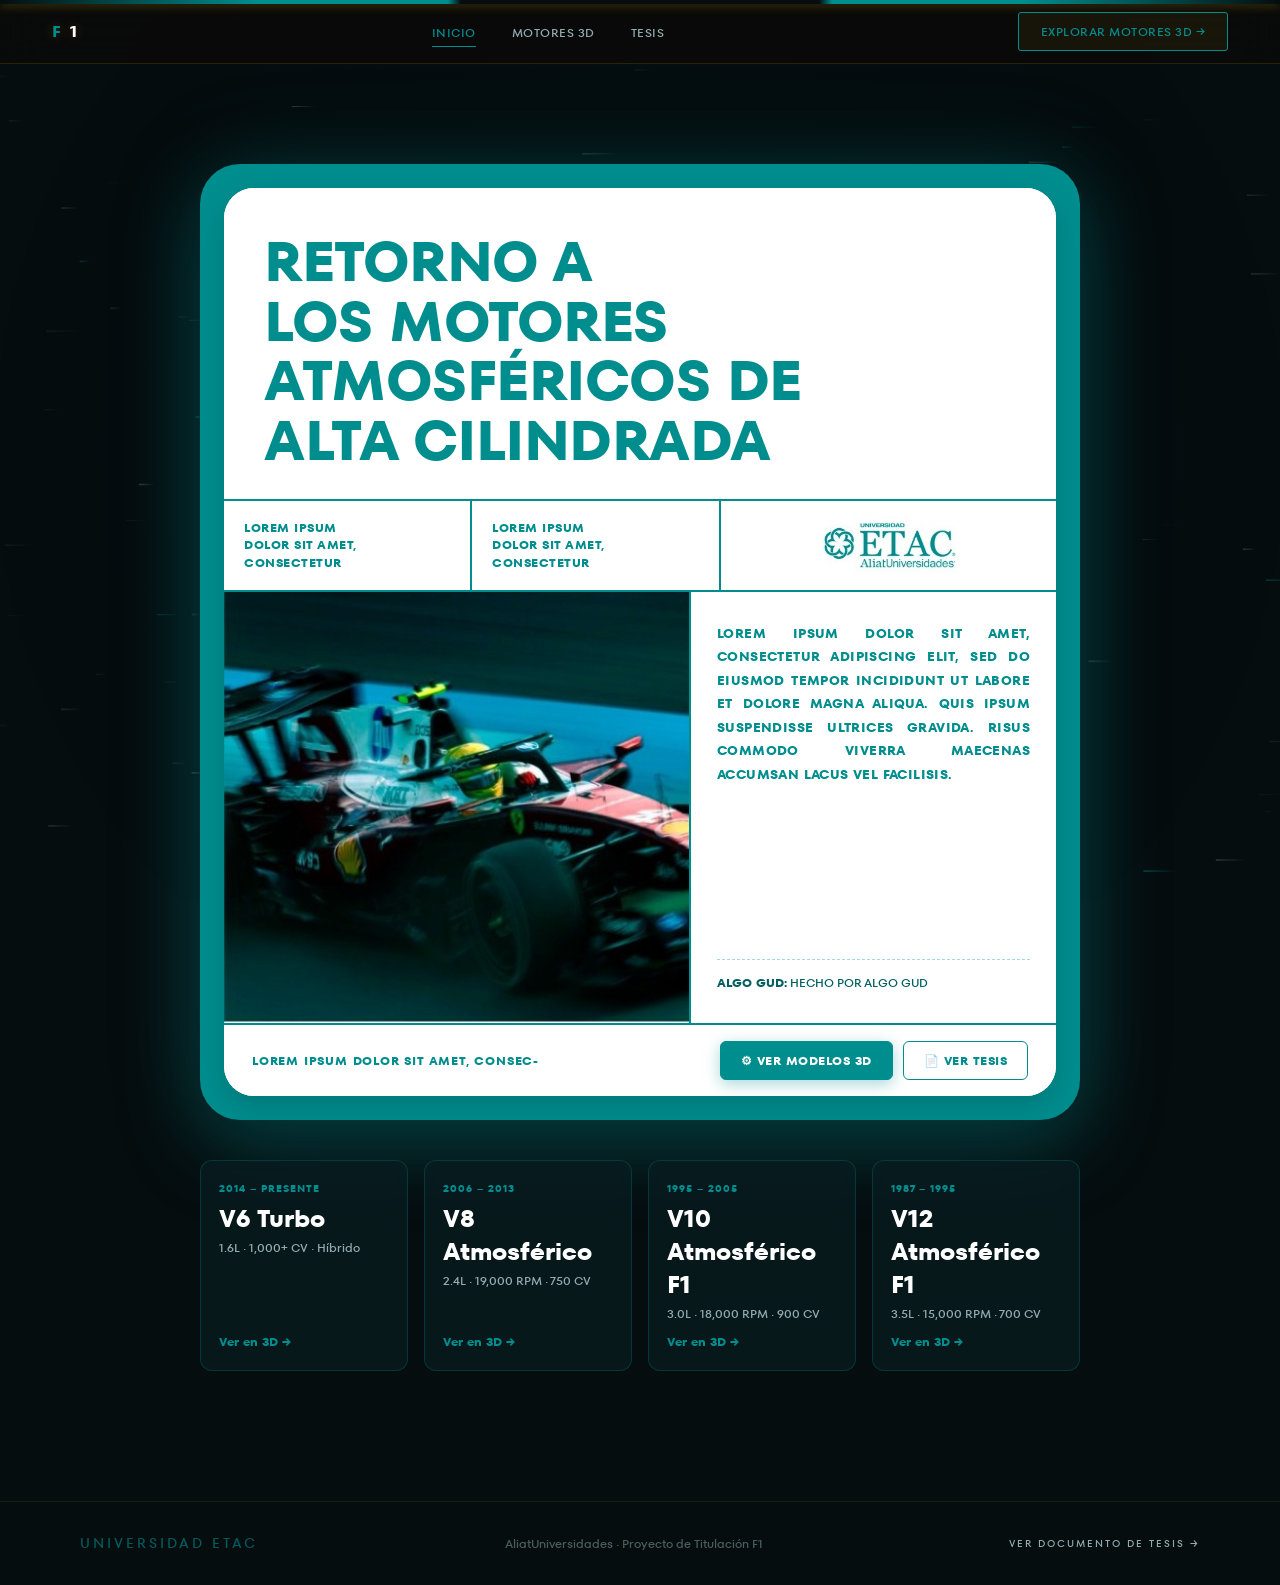
<file: index.html>
<!DOCTYPE html>
<html lang="es">

<head>
    <meta charset="UTF-8">
    <meta name="viewport" content="width=device-width, initial-scale=1.0">
    <meta name="description" content="Retorno a los Motores Atmosféricos de Alta Cilindrada — Proyecto universitario de Fórmula 1 para la Universidad ETAC / AliatUniversidades. Explora motores 3D interactivos V6, V8, V10 y V12.">
    <title>Retorno a los Motores Atmosféricos de Alta Cilindrada — Inicio</title>
    <link rel="preconnect" href="https://fonts.googleapis.com">
    <link rel="preconnect" href="https://fonts.gstatic.com" crossorigin>
    <link href="https://fonts.googleapis.com/css2?family=Inter:wght@300;400;500;600;700;800;900&family=Playfair+Display:ital,wght@0,700;0,900;1,700&display=swap" rel="stylesheet">
    <link rel="stylesheet" href="style.css">
</head>

<body>

    <!-- ═ Loading Overlay ═ -->
    <div class="loading-overlay" id="loading-overlay">
        <span class="loading-logo">F1</span>
        <div class="loading-bar-wrap">
            <div class="loading-bar" id="loading-bar"></div>
        </div>
    </div>

    <!-- ═ Racing Stripe Top ═ -->
    <div class="racing-stripes"></div>

    <!-- ═ Unified Nav ═ -->
    <nav class="site-nav">
        <a href="index.html" class="site-nav-logo">
            <span class="logo-f">F</span><span class="logo-1">1</span>
        </a>
        <ul class="site-nav-links">
            <li><a href="index.html" class="active">Inicio</a></li>
            <li><a href="motores.html">Motores 3D</a></li>
            <li><a href="tesis.html">Tesis</a></li>
        </ul>
        <a href="motores.html" class="site-nav-cta">Explorar Motores 3D →</a>
    </nav>

    <!-- ═ Speed Particles Canvas ═ -->
    <canvas id="speed-canvas"></canvas>

    <!-- ═ MAIN POSTER PRESENTATION HERO (INICIO) ═ -->
    <main class="poster-hero-section">
        
        <!-- Outer Teal Frame with Rounded Corners -->
        <div class="poster-frame">
            <article class="poster-card">
                
                <!-- 1. Header Title Block -->
                <header class="poster-header-block">
                    <h1 class="poster-main-title">
                        RETORNO A<br>
                        LOS MOTORES<br>
                        ATMOSFÉRICOS DE<br>
                        ALTA CILINDRADA
                    </h1>
                </header>

                <!-- 2. Metadata 3-Column Bar -->
                <div class="poster-meta-bar">
                    <div class="poster-meta-cell">
                        <span>LOREM IPSUM</span>
                        <span>DOLOR SIT AMET,</span>
                        <span>CONSECTETUR</span>
                    </div>
                    <div class="poster-meta-cell">
                        <span>LOREM IPSUM</span>
                        <span>DOLOR SIT AMET,</span>
                        <span>CONSECTETUR</span>
                    </div>
                    <div class="poster-meta-cell poster-logo-cell">
                        <img src="etac-logo.jpg" alt="Universidad ETAC · AliatUniversidades" class="poster-etac-img">
                    </div>
                </div>

                <!-- 3. Main Split Section -->
                <div class="poster-split-section">
                    <!-- Left: Race Car Photo from Poster -->
                    <div class="poster-car-pane">
                        <img src="f1-car.jpg" alt="Formula 1 monoplaza en circuito a alta velocidad" class="poster-car-img">
                    </div>

                    <!-- Right: Abstract Editorial Text -->
                    <div class="poster-text-pane">
                        <p class="poster-abstract-text">
                            LOREM IPSUM DOLOR SIT AMET, CONSECTETUR ADIPISCING ELIT, SED DO EIUSMOD TEMPOR INCIDIDUNT UT LABORE ET DOLORE MAGNA ALIQUA. QUIS IPSUM SUSPENDISSE ULTRICES GRAVIDA. RISUS COMMODO VIVERRA MAECENAS ACCUMSAN LACUS VEL FACILISIS.
                        </p>
                        <div class="poster-thesis-callout">
                            <strong>ALGO GUD:</strong> HECHO POR ALGO GUD
                        </div>
                    </div>
                </div>

                <!-- 4. Bottom Row -->
                <footer class="poster-bottom-row">
                    <span class="poster-bottom-label">LOREM IPSUM DOLOR SIT AMET, CONSEC-</span>
                    <div class="poster-action-buttons">
                        <a href="motores.html" class="poster-btn poster-btn-primary">⚙ Ver Modelos 3D</a>
                        <a href="tesis.html" class="poster-btn poster-btn-secondary">📄 Ver Tesis</a>
                    </div>
                </footer>

            </article>
        </div>

        <!-- Companion 4-Engine Quick Preview -->
        <section class="home-overview-section">
            <div class="home-eng-card">
                <span class="hec-badge">2014 – Presente</span>
                <h3 class="hec-title">V6 Turbo</h3>
                <p class="hec-spec">1.6L · 1,000+ CV · Híbrido</p>
                <a href="motores.html#viewer-section" class="hec-link">Ver en 3D →</a>
            </div>

            <div class="home-eng-card">
                <span class="hec-badge">2006 – 2013</span>
                <h3 class="hec-title">V8 Atmosférico</h3>
                <p class="hec-spec">2.4L · 19,000 RPM · 750 CV</p>
                <a href="motores.html#viewer-section" class="hec-link">Ver en 3D →</a>
            </div>

            <div class="home-eng-card">
                <span class="hec-badge">1995 – 2005</span>
                <h3 class="hec-title">V10 Atmosférico F1</h3>
                <p class="hec-spec">3.0L · 18,000 RPM · 900 CV</p>
                <a href="motores.html#viewer-section" class="hec-link">Ver en 3D →</a>
            </div>

            <div class="home-eng-card">
                <span class="hec-badge">1987 – 1995</span>
                <h3 class="hec-title">V12 Atmosférico F1</h3>
                <p class="hec-spec">3.5L · 15,000 RPM · 700 CV</p>
                <a href="motores.html#viewer-section" class="hec-link">Ver en 3D →</a>
            </div>
        </section>

    </main>

    <!-- ═ Footer ═ -->
    <footer class="site-footer" style="margin-top:60px;">
        <span class="footer-logo">UNIVERSIDAD ETAC</span>
        <span class="footer-copy">AliatUniversidades · Proyecto de Titulación F1</span>
        <a href="tesis.html" class="footer-link">Ver Documento de Tesis →</a>
    </footer>

    <script src="script.js"></script>
</body>

</html>
</file>
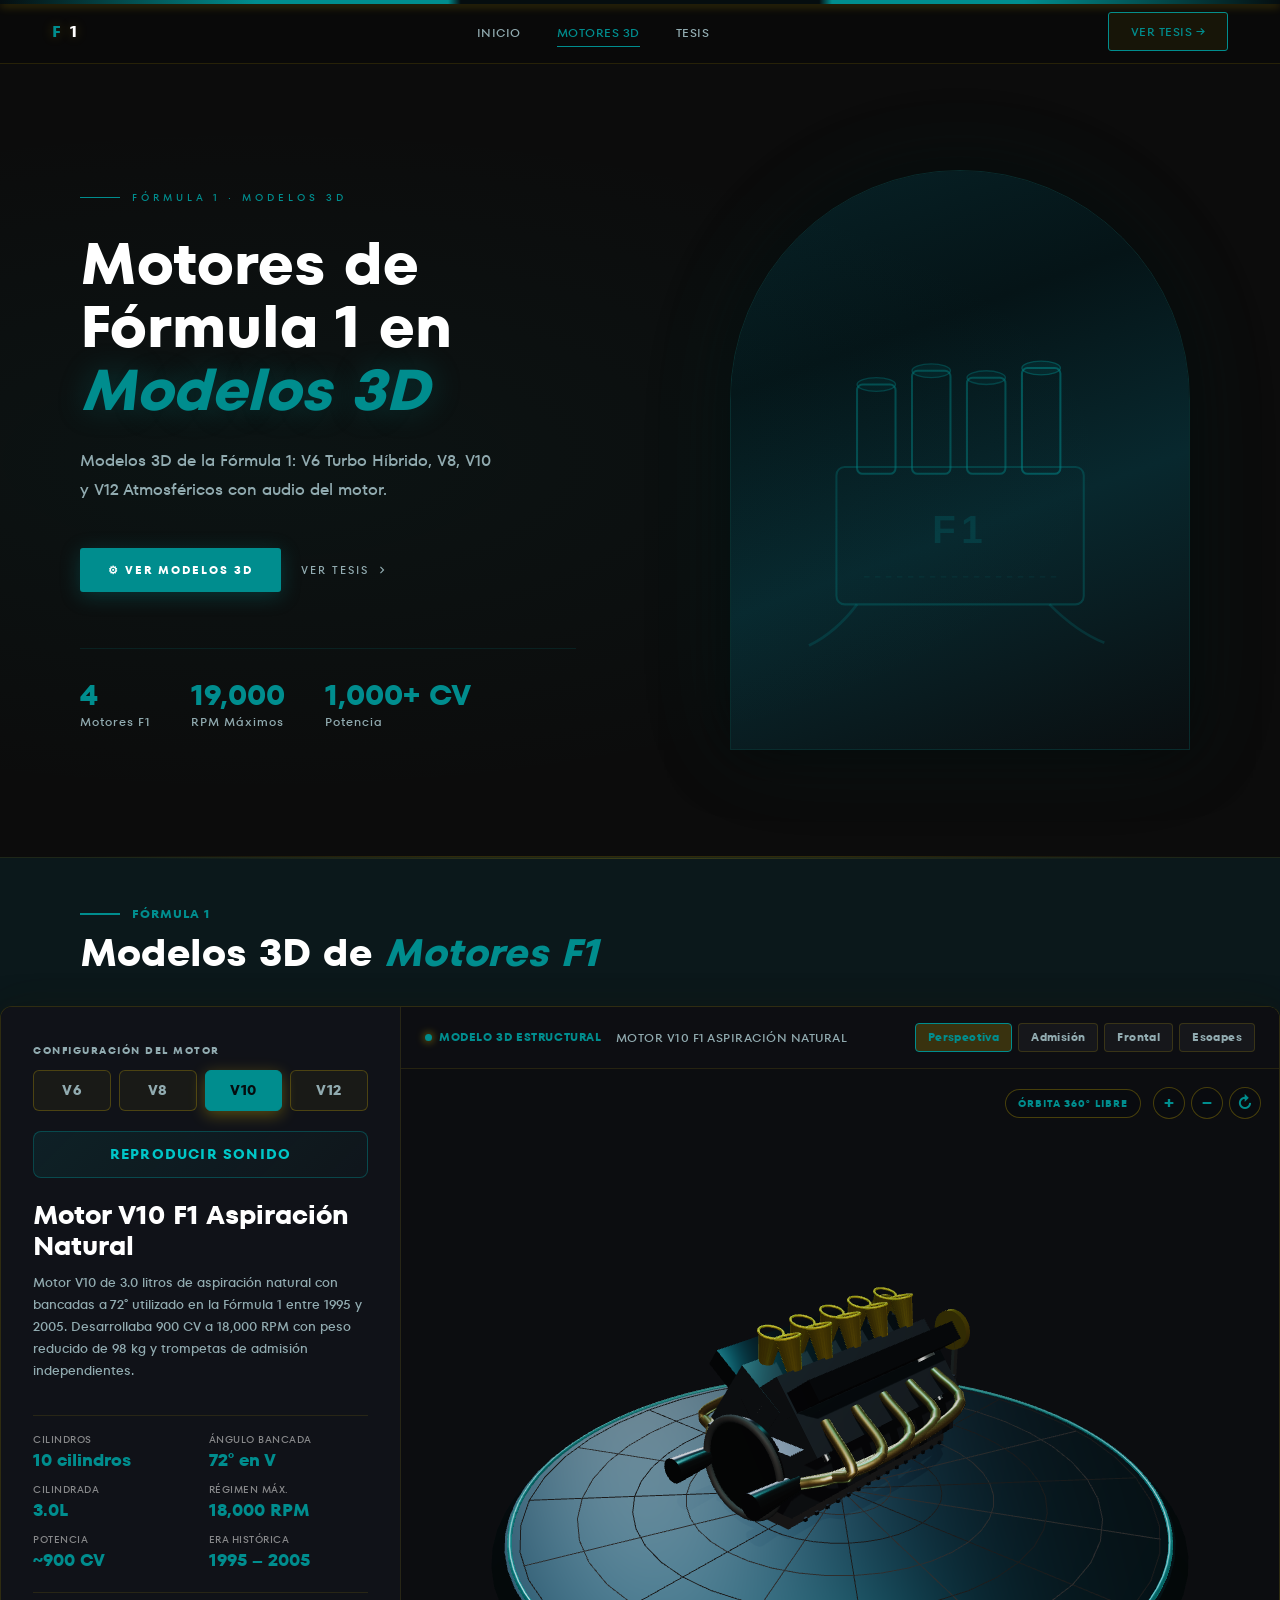
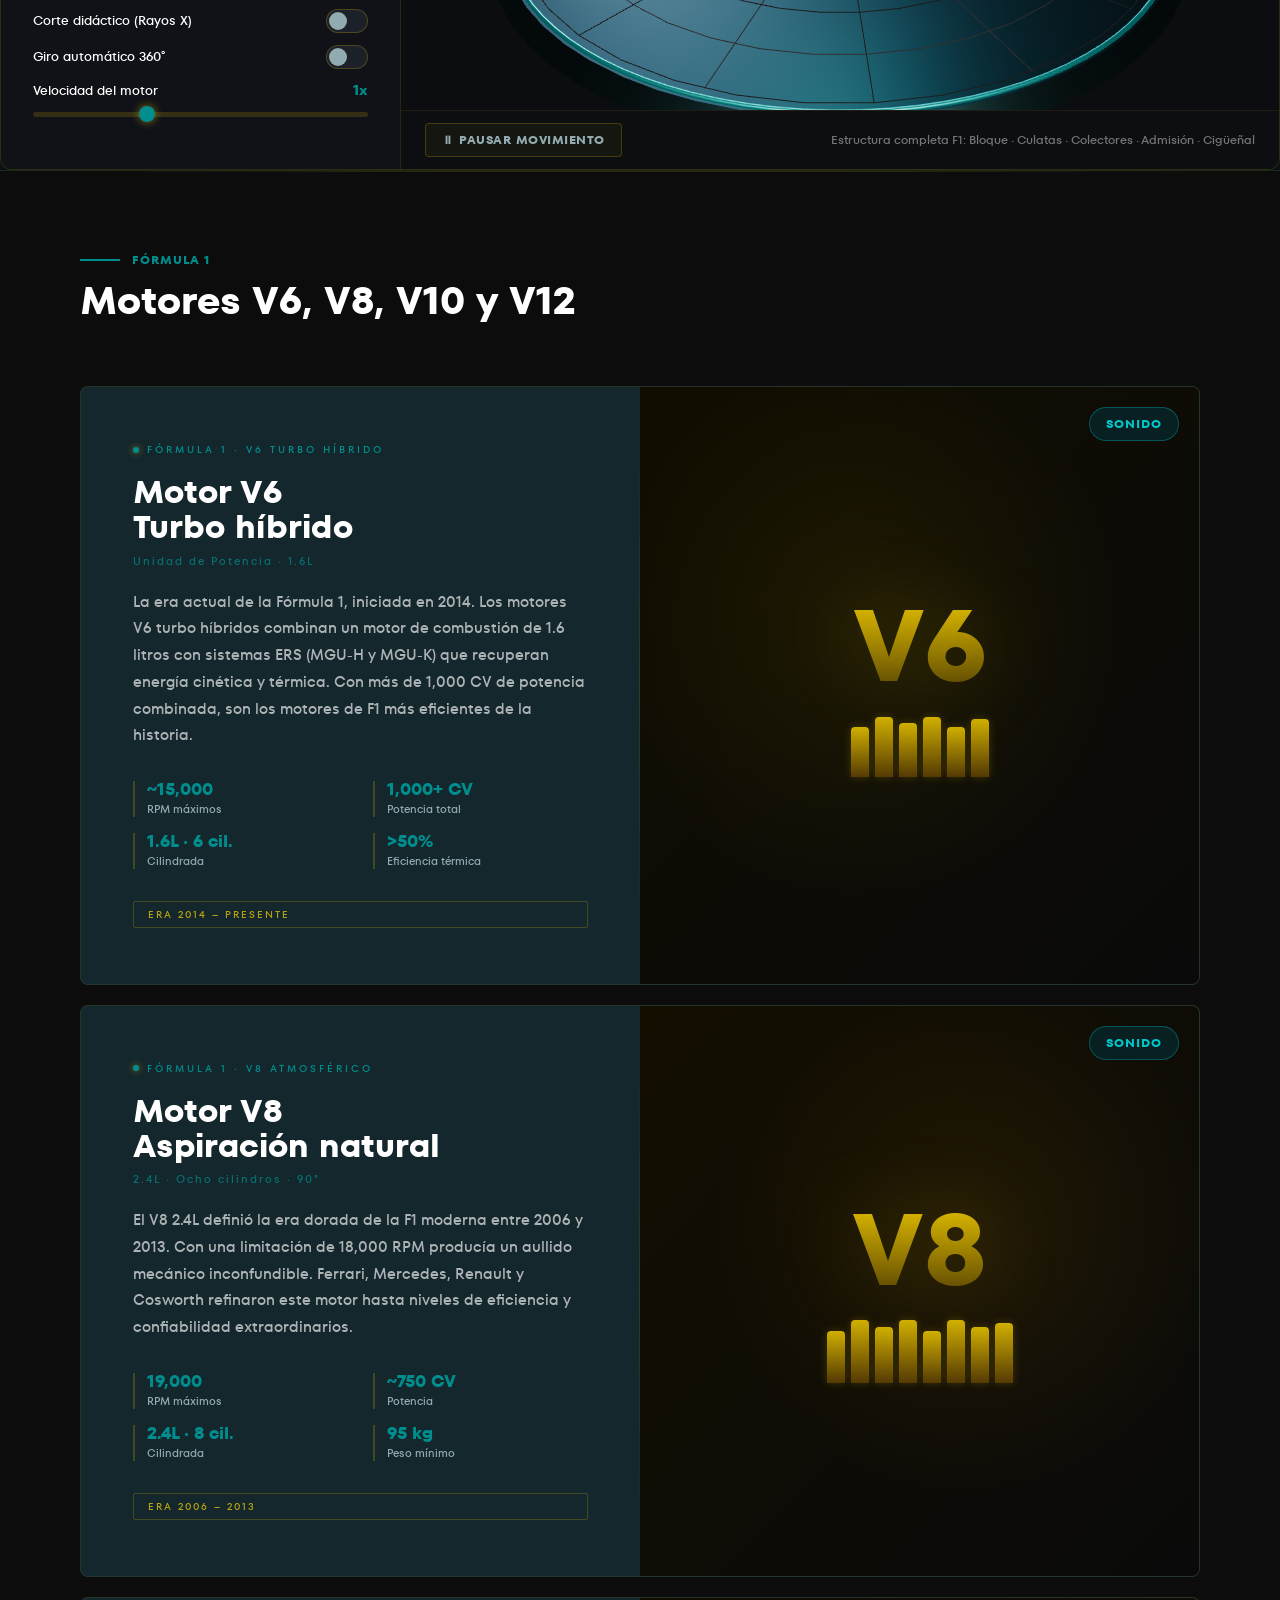
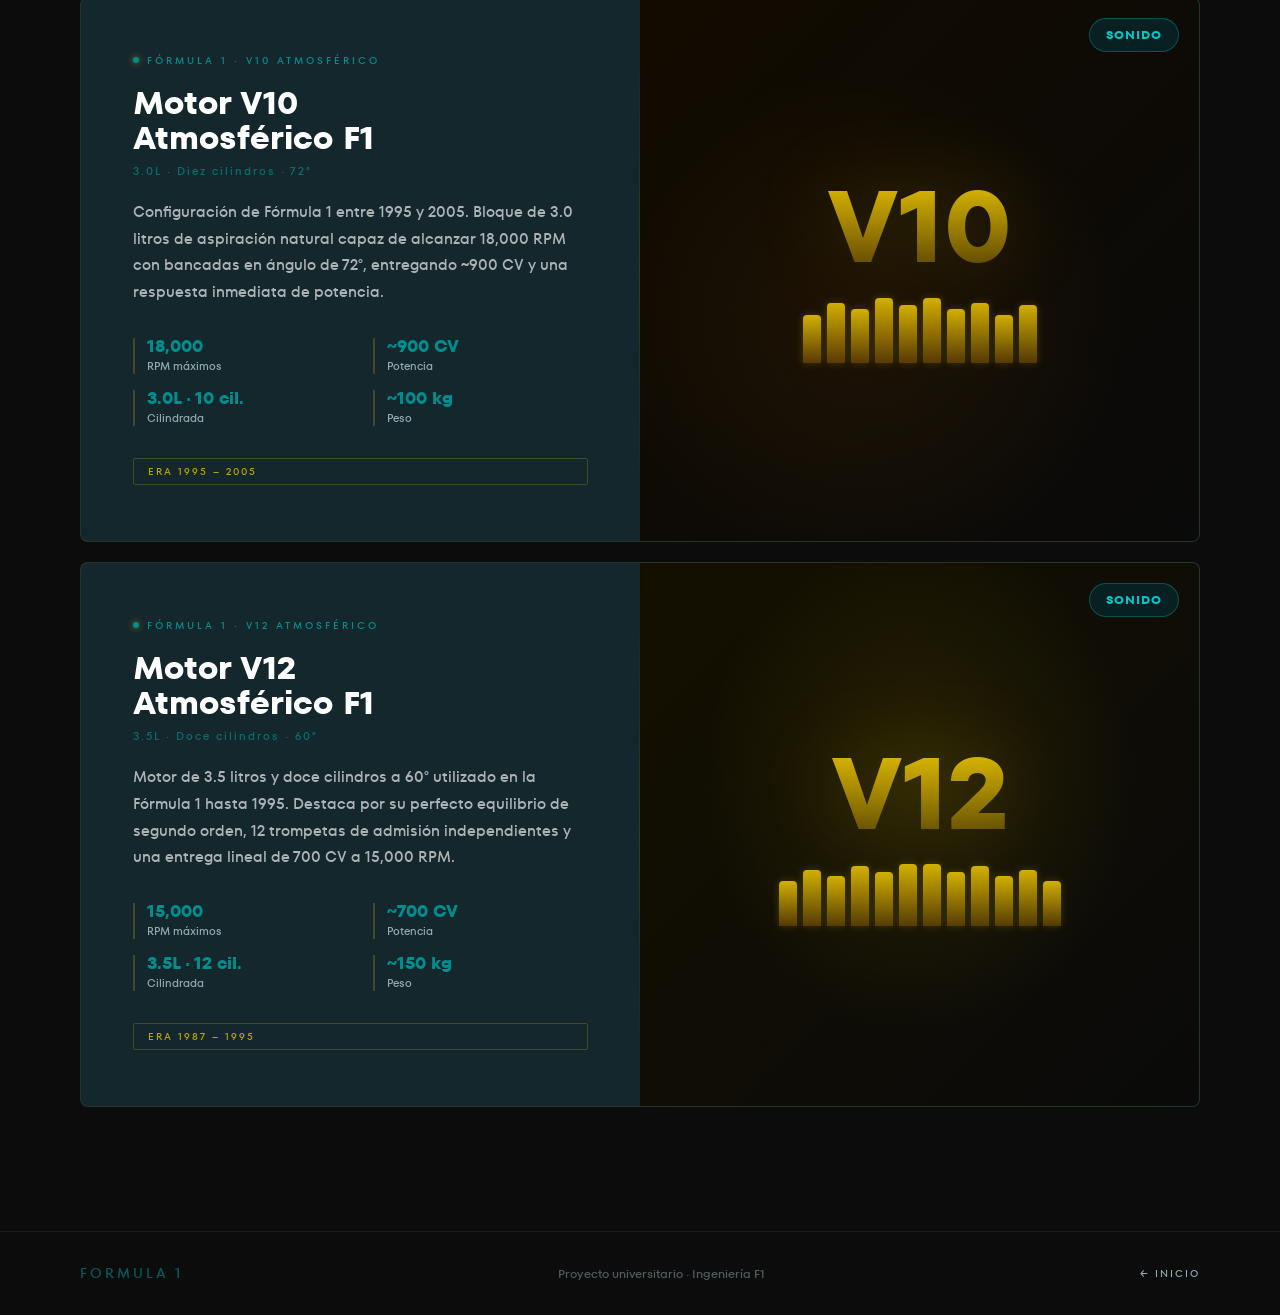
<file: motores.html>
<!DOCTYPE html>
<html lang="es">

<head>
    <meta charset="UTF-8">
    <meta name="viewport" content="width=device-width, initial-scale=1.0">
    <meta name="description" content="Formula 1 — Motores 3D interactivos V6, V8, V10 y V12. Explora la ingeniería de los motores más icónicos de la F1 con modelos animados, corte didáctico y sonido real.">
    <title>Retorno a los Motores Atmosféricos de Alta Cilindrada</title>
    <link rel="preconnect" href="https://fonts.googleapis.com">
    <link rel="preconnect" href="https://fonts.gstatic.com" crossorigin>
    <link href="https://fonts.googleapis.com/css2?family=Inter:wght@300;400;500;600;700;800&family=Playfair+Display:ital,wght@0,700;0,900;1,700&display=swap" rel="stylesheet">
    <link rel="stylesheet" href="style.css">
    <style>
        body { background: #0c0c0c; }

        /* ── Hero ── */
        .motores-hero {
            display: grid;
            grid-template-columns: 1fr 1fr;
            min-height: 88vh;
            align-items: center;
            position: relative;
            overflow: hidden;
        }

        .motores-hero::after {
            content: '';
            position: absolute; inset: 0;
            background: radial-gradient(ellipse at 20% 50%, rgba(0,141,142,0.06) 0%, transparent 60%);
            pointer-events: none;
        }

        .hero-left {
            padding: 80px 64px 80px 80px;
            position: relative; z-index: 2;
        }

        .hero-eyebrow {
            display: flex; align-items: center; gap: 12px;
            margin-bottom: 28px;
        }

        .hero-eyebrow-line { width: 40px; height: 1.5px; background: var(--teal); }
        .hero-eyebrow-text {
            font-family: var(--font-racing);
            font-size: 0.65rem; letter-spacing: 4px; text-transform: uppercase;
            color: var(--teal);
        }

        .hero-title {
            font-family: var(--font-editorial);
            font-size: clamp(2.8rem, 4.5vw, 5rem);
            font-weight: 900; line-height: 1.1;
            color: var(--white); margin-bottom: 24px;
        }

        .hero-title em { font-style: italic; color: var(--teal); text-shadow: 0 0 30px rgba(0,141,142,0.3); }

        .hero-desc {
            font-size: 1rem; font-weight: 300;
            color: var(--gray-light); line-height: 1.8;
            max-width: 420px; margin-bottom: 44px;
        }

        .hero-actions { display: flex; align-items: center; gap: 20px; }

        .btn-editorial {
            display: inline-flex; align-items: center; gap: 10px;
            font-family: var(--font-racing);
            font-size: 0.7rem; letter-spacing: 2px; text-transform: uppercase;
            padding: 14px 28px;
            background: var(--teal); color: var(--white); font-weight: 700;
            border: none; border-radius: 3px;
            cursor: pointer; transition: all var(--transition-fast);
            position: relative; overflow: hidden;
            box-shadow: 0 4px 20px rgba(0,141,142,0.3);
        }

        .btn-editorial::before {
            content: ''; position: absolute; top: 0; left: -100%;
            width: 100%; height: 100%;
            background: linear-gradient(90deg, transparent, rgba(255,255,255,0.25), transparent);
            transition: left 0.45s;
        }

        .btn-editorial:hover { transform: translateY(-2px); box-shadow: 0 6px 24px rgba(0,141,142,0.45); background: var(--teal-dark); }
        .btn-editorial:hover::before { left: 100%; }

        .btn-link-small {
            font-family: var(--font-racing);
            font-size: 0.68rem; letter-spacing: 2px; text-transform: uppercase;
            color: var(--gray-light); display: flex; align-items: center; gap: 6px;
            transition: color var(--transition-fast);
        }
        .btn-link-small:hover { color: var(--white); }
        .btn-link-small svg { width: 14px; height: 14px; transition: transform var(--transition-fast); }
        .btn-link-small:hover svg { transform: translateX(4px); }

        .hero-stats {
            display: flex; gap: 40px;
            margin-top: 56px; padding-top: 32px;
            border-top: 1px solid rgba(0,141,142,0.15);
        }

        .hero-stat-num { font-family: var(--font-racing); font-size: 1.8rem; font-weight: 700; color: var(--teal); line-height: 1; }
        .hero-stat-label { font-size: 0.72rem; color: var(--gray-light); letter-spacing: 1px; margin-top: 4px; }

        /* Hero right — arch visual */
        .hero-right {
            position: relative; height: 88vh;
            overflow: hidden;
            display: flex; align-items: center; justify-content: center;
        }

        .hero-arch-frame {
            position: relative;
            width: 460px; height: 580px;
            border-radius: 230px 230px 0 0;
            overflow: hidden;
            border: 1px solid rgba(0,141,142,0.25);
            box-shadow: 0 0 60px rgba(0,0,0,0.6), 0 0 100px rgba(0,141,142,0.1);
        }

        .hero-arch-visual {
            width: 100%; height: 100%;
            background: linear-gradient(160deg, #072227 0%, #051417 30%, #08282e 60%, #0a0e10 100%);
            display: flex; align-items: center; justify-content: center;
            position: relative; overflow: hidden;
        }

        .hero-arch-visual svg { width: 90%; height: 90%; opacity: 0.85; }

        .hero-badge {
            position: absolute; bottom: 40px; left: -24px;
            background: rgba(8,24,28,0.95);
            backdrop-filter: blur(12px);
            border: 1px solid rgba(0,141,142,0.3);
            border-radius: 8px; padding: 14px 18px;
            display: flex; align-items: center; gap: 12px;
            box-shadow: 0 8px 24px rgba(0,0,0,0.5);
            min-width: 220px;
        }

        .hero-badge-icon {
            width: 36px; height: 36px; border-radius: 50%;
            background: rgba(0,141,142,0.12); border: 1px solid rgba(0,141,142,0.35);
            display: flex; align-items: center; justify-content: center;
            font-size: 1.1rem; flex-shrink: 0;
        }

        .hero-badge-text { font-size: 0.78rem; font-weight: 500; color: var(--white); line-height: 1.3; }
        .hero-badge-sub { font-size: 0.65rem; color: var(--teal); font-family: var(--font-racing); letter-spacing: 1px; margin-top: 2px; }

        /* ── Viewer Header ── */
        .viewer-header-bar {
            padding: 48px 80px 32px;
            display: flex; align-items: flex-end; justify-content: space-between;
        }

        .viewer-header-left .section-eyebrow { margin-bottom: 10px; }

        .viewer-h2 {
            font-family: var(--font-editorial);
            font-size: clamp(2rem, 3vw, 2.8rem);
            font-weight: 700; line-height: 1.1;
            color: var(--white);
        }

        .viewer-h2 span { color: var(--gold); font-style: italic; }

        .viewer-header-right {
            font-size: 0.88rem; color: var(--gray-light);
            max-width: 340px; line-height: 1.7; text-align: right;
        }

        /* ── Engine Cards section ── */
        .engines-section-header-row { margin-bottom: 12px; }

        @media (max-width: 1024px) {
            .motores-hero { grid-template-columns: 1fr; min-height: auto; }
            .hero-right { height: 400px; }
            .hero-arch-frame { width: 300px; height: 380px; border-radius: 150px 150px 0 0; }
            .hero-left { padding: 60px 40px 40px; }
            .viewer-header-bar { padding: 36px 32px 24px; flex-direction: column; align-items: flex-start; gap: 12px; }
            .viewer-header-right { text-align: left; }
        }

        @media (max-width: 600px) {
            .hero-stats { gap: 24px; }
            .hero-left { padding: 48px 24px 32px; }
        }
    </style>
</head>

<body>

    <!-- ═ Racing Stripe ═ -->
    <div class="racing-stripes"></div>

    <!-- ═ Unified Nav ═ -->
    <nav class="site-nav">
        <a href="index.html" class="site-nav-logo">
            <span class="logo-f">F</span><span class="logo-1">1</span>
        </a>
        <ul class="site-nav-links">
            <li><a href="index.html">Inicio</a></li>
            <li><a href="motores.html" class="active">Motores 3D</a></li>
            <li><a href="tesis.html">Tesis</a></li>
        </ul>
        <a href="tesis.html" class="site-nav-cta">Ver Tesis →</a>
    </nav>

    <!-- ═ HERO ═ -->
    <section class="motores-hero">
        <div class="hero-left">
            <div class="hero-eyebrow">
                <div class="hero-eyebrow-line"></div>
                <span class="hero-eyebrow-text">Fórmula 1 · Modelos 3D</span>
            </div>
            <h1 class="hero-title">
                Motores de<br>
                Fórmula 1 en<br>
                <em>Modelos 3D</em>
            </h1>
            <p class="hero-desc">
                Modelos 3D de la Fórmula 1: V6 Turbo Híbrido, V8, V10 y V12 Atmosféricos con audio del motor.
            </p>
            <div class="hero-actions">
                <button class="btn-editorial" onclick="document.getElementById('viewer-section').scrollIntoView({behavior:'smooth'})">
                    ⚙ Ver Modelos 3D
                </button>
                <a href="tesis.html" class="btn-link-small">
                    Ver Tesis
                    <svg viewBox="0 0 24 24" fill="currentColor"><path d="M8.59 16.59L13.17 12 8.59 7.41 10 6l6 6-6 6z"/></svg>
                </a>
            </div>
            <div class="hero-stats">
                <div><div class="hero-stat-num">4</div><div class="hero-stat-label">Motores F1</div></div>
                <div><div class="hero-stat-num">19,000</div><div class="hero-stat-label">RPM Máximos</div></div>
                <div><div class="hero-stat-num">1,000+ CV</div><div class="hero-stat-label">Potencia</div></div>
            </div>
        </div>

        <div class="hero-right">
            <div class="hero-arch-frame">
                <div class="hero-arch-visual">
                    <svg viewBox="0 0 300 350" xmlns="http://www.w3.org/2000/svg">
                        <rect x="60" y="180" width="180" height="100" rx="6" fill="none" stroke="rgba(0,141,142,0.35)" stroke-width="1.5"/>
                        <rect x="75" y="120" width="28" height="65" rx="4" fill="none" stroke="rgba(0,141,142,0.5)" stroke-width="1.5"/>
                        <rect x="115" y="110" width="28" height="75" rx="4" fill="none" stroke="rgba(0,141,142,0.5)" stroke-width="1.5"/>
                        <rect x="155" y="115" width="28" height="70" rx="4" fill="none" stroke="rgba(0,141,142,0.5)" stroke-width="1.5"/>
                        <rect x="195" y="108" width="28" height="77" rx="4" fill="none" stroke="rgba(0,141,142,0.6)" stroke-width="1.5"/>
                        <ellipse cx="89" cy="120" rx="14" ry="5" fill="rgba(0,141,142,0.1)" stroke="rgba(0,141,142,0.4)" stroke-width="1"/>
                        <ellipse cx="129" cy="110" rx="14" ry="5" fill="rgba(0,141,142,0.12)" stroke="rgba(0,141,142,0.4)" stroke-width="1"/>
                        <ellipse cx="169" cy="115" rx="14" ry="5" fill="rgba(0,141,142,0.1)" stroke="rgba(0,141,142,0.4)" stroke-width="1"/>
                        <ellipse cx="209" cy="108" rx="14" ry="5" fill="rgba(0,141,142,0.15)" stroke="rgba(0,141,142,0.5)" stroke-width="1"/>
                        <path d="M75 280 Q60 300 40 310" stroke="rgba(0,141,142,0.25)" stroke-width="2" fill="none"/>
                        <path d="M215 280 Q235 300 255 308" stroke="rgba(0,141,142,0.25)" stroke-width="2" fill="none"/>
                        <line x1="80" y1="260" x2="220" y2="260" stroke="rgba(0,141,142,0.15)" stroke-width="1" stroke-dasharray="4,4"/>
                        <text x="150" y="235" text-anchor="middle" font-family="Arial,sans-serif" font-size="28" font-weight="900" fill="rgba(0,141,142,0.25)" letter-spacing="4">F1</text>
                    </svg>
                </div>
            </div>
        </div>
    </section>

    <!-- ═ Divider ═ -->
    <div class="section-divider"><div class="divider-line"></div></div>

    <!-- ═ VIEWER 3D SECTION ═ -->
    <section class="viewer-section" id="viewer-section">
        <div class="viewer-header-bar reveal">
            <div class="viewer-header-left">
                <div class="section-eyebrow">
                    <div class="eyebrow-line"></div>
                    <span class="eyebrow-text">Fórmula 1</span>
                </div>
                <h2 class="viewer-h2">Modelos 3D de <span>Motores F1</span></h2>
            </div>
        </div>

        <div id="engine-viewer-container"></div>
    </section>

    <!-- ═ Divider ═ -->
    <div class="section-divider"><div class="divider-line"></div></div>

    <!-- ═ ENGINE CARDS ═ -->
    <section class="engines-section" id="engines-section">
        <div class="engines-section-header reveal">
            <div>
                <div class="section-eyebrow">
                    <div class="eyebrow-line"></div>
                    <span class="eyebrow-text">Fórmula 1</span>
                </div>
                <h2 class="engines-section-title">Motores V6, V8, V10 y V12</h2>
            </div>
        </div>

        <!-- V6 -->
        <div class="engine-card engine-card--v6 reveal" id="card-v6">
            <div class="engine-card-visual">
                <div class="engine-card-bg"></div>
                <div class="engine-visual-inner">
                    <div class="engine-v-display">V6</div>
                    <div class="cylinder-viz">
                        <div class="cyl" style="height:50px;animation-delay:0s;"></div>
                        <div class="cyl" style="height:60px;animation-delay:0.12s;"></div>
                        <div class="cyl" style="height:54px;animation-delay:0.25s;"></div>
                        <div class="cyl" style="height:60px;animation-delay:0.38s;"></div>
                        <div class="cyl" style="height:50px;animation-delay:0.5s;"></div>
                        <div class="cyl" style="height:58px;animation-delay:0.62s;"></div>
                    </div>
                </div>
                <button class="engine-sound-btn" id="btn-v6" onclick="playEngine('v6')" title="Reproducir sonido">SONIDO</button>
            </div>
            <div class="engine-card-content">
                <div class="engine-tag"><div class="engine-tag-dot"></div>Fórmula 1 · V6 Turbo Híbrido</div>
                <h3 class="engine-card-title">Motor V6<br>Turbo híbrido</h3>
                <div class="engine-card-subtitle">Unidad de Potencia · 1.6L</div>
                <p class="engine-card-desc">
                    La era actual de la Fórmula 1, iniciada en 2014. Los motores V6 turbo híbridos combinan
                    un motor de combustión de 1.6 litros con sistemas ERS (MGU-H y MGU-K) que recuperan
                    energía cinética y térmica. Con más de 1,000 CV de potencia combinada, son los motores
                    de F1 más eficientes de la historia.
                </p>
                <div class="engine-specs">
                    <div class="engine-spec"><div class="engine-spec-val">~15,000</div><div class="engine-spec-label">RPM máximos</div></div>
                    <div class="engine-spec"><div class="engine-spec-val">1,000+ CV</div><div class="engine-spec-label">Potencia total</div></div>
                    <div class="engine-spec"><div class="engine-spec-val">1.6L · 6 cil.</div><div class="engine-spec-label">Cilindrada</div></div>
                    <div class="engine-spec"><div class="engine-spec-val">>50%</div><div class="engine-spec-label">Eficiencia térmica</div></div>
                </div>
                <span class="engine-era">Era 2014 – Presente</span>
            </div>
        </div>

        <div class="engine-spacer"></div>

        <!-- V8 -->
        <div class="engine-card engine-card--v8 reveal" id="card-v8">
            <div class="engine-card-visual">
                <div class="engine-card-bg"></div>
                <div class="engine-visual-inner">
                    <div class="engine-v-display">V8</div>
                    <div class="cylinder-viz">
                        <div class="cyl" style="height:52px;animation-delay:0s;"></div>
                        <div class="cyl" style="height:63px;animation-delay:0.09s;"></div>
                        <div class="cyl" style="height:56px;animation-delay:0.18s;"></div>
                        <div class="cyl" style="height:63px;animation-delay:0.27s;"></div>
                        <div class="cyl" style="height:52px;animation-delay:0.36s;"></div>
                        <div class="cyl" style="height:63px;animation-delay:0.45s;"></div>
                        <div class="cyl" style="height:56px;animation-delay:0.54s;"></div>
                        <div class="cyl" style="height:60px;animation-delay:0.63s;"></div>
                    </div>
                </div>
                <button class="engine-sound-btn" id="btn-v8" onclick="playEngine('v8')" title="Reproducir sonido">SONIDO</button>
            </div>
            <div class="engine-card-content">
                <div class="engine-tag"><div class="engine-tag-dot"></div>Fórmula 1 · V8 Atmosférico</div>
                <h3 class="engine-card-title">Motor V8<br>Aspiración natural</h3>
                <div class="engine-card-subtitle">2.4L · Ocho cilindros · 90°</div>
                <p class="engine-card-desc">
                    El V8 2.4L definió la era dorada de la F1 moderna entre 2006 y 2013. Con una limitación
                    de 18,000 RPM producía un aullido mecánico inconfundible. Ferrari, Mercedes, Renault y
                    Cosworth refinaron este motor hasta niveles de eficiencia y confiabilidad extraordinarios.
                </p>
                <div class="engine-specs">
                    <div class="engine-spec"><div class="engine-spec-val">19,000</div><div class="engine-spec-label">RPM máximos</div></div>
                    <div class="engine-spec"><div class="engine-spec-val">~750 CV</div><div class="engine-spec-label">Potencia</div></div>
                    <div class="engine-spec"><div class="engine-spec-val">2.4L · 8 cil.</div><div class="engine-spec-label">Cilindrada</div></div>
                    <div class="engine-spec"><div class="engine-spec-val">95 kg</div><div class="engine-spec-label">Peso mínimo</div></div>
                </div>
                <span class="engine-era">Era 2006 – 2013</span>
            </div>
        </div>

        <div class="engine-spacer"></div>

        <!-- V10 -->
        <div class="engine-card engine-card--v10 reveal" id="card-v10">
            <div class="engine-card-visual">
                <div class="engine-card-bg"></div>
                <div class="engine-visual-inner">
                    <div class="engine-v-display">V10</div>
                    <div class="cylinder-viz">
                        <div class="cyl" style="height:48px;animation-delay:0s;"></div>
                        <div class="cyl" style="height:60px;animation-delay:0.07s;"></div>
                        <div class="cyl" style="height:54px;animation-delay:0.14s;"></div>
                        <div class="cyl" style="height:65px;animation-delay:0.21s;"></div>
                        <div class="cyl" style="height:58px;animation-delay:0.28s;"></div>
                        <div class="cyl" style="height:65px;animation-delay:0.35s;"></div>
                        <div class="cyl" style="height:54px;animation-delay:0.42s;"></div>
                        <div class="cyl" style="height:60px;animation-delay:0.49s;"></div>
                        <div class="cyl" style="height:48px;animation-delay:0.56s;"></div>
                        <div class="cyl" style="height:58px;animation-delay:0.63s;"></div>
                    </div>
                </div>
                <button class="engine-sound-btn" id="btn-v10" onclick="playEngine('v10')" title="Reproducir sonido">SONIDO</button>
            </div>
            <div class="engine-card-content">
                <div class="engine-tag"><div class="engine-tag-dot"></div>Fórmula 1 · V10 Atmosférico</div>
                <h3 class="engine-card-title">Motor V10<br>Atmosférico F1</h3>
                <div class="engine-card-subtitle">3.0L · Diez cilindros · 72°</div>
                <p class="engine-card-desc">
                    Configuración de Fórmula 1 entre 1995 y 2005. Bloque de 3.0 litros de aspiración natural
                    capaz de alcanzar 18,000 RPM con bancadas en ángulo de 72°, entregando ~900 CV y una respuesta
                    inmediata de potencia.
                </p>
                <div class="engine-specs">
                    <div class="engine-spec"><div class="engine-spec-val">18,000</div><div class="engine-spec-label">RPM máximos</div></div>
                    <div class="engine-spec"><div class="engine-spec-val">~900 CV</div><div class="engine-spec-label">Potencia</div></div>
                    <div class="engine-spec"><div class="engine-spec-val">3.0L · 10 cil.</div><div class="engine-spec-label">Cilindrada</div></div>
                    <div class="engine-spec"><div class="engine-spec-val">~100 kg</div><div class="engine-spec-label">Peso</div></div>
                </div>
                <span class="engine-era">Era 1995 – 2005</span>
            </div>
        </div>

        <div class="engine-spacer"></div>

        <!-- V12 -->
        <div class="engine-card engine-card--v12 reveal" id="card-v12">
            <div class="engine-card-visual">
                <div class="engine-card-bg"></div>
                <div class="engine-visual-inner">
                    <div class="engine-v-display">V12</div>
                    <div class="cylinder-viz">
                        <div class="cyl" style="height:45px;animation-delay:0s;"></div>
                        <div class="cyl" style="height:56px;animation-delay:0.06s;"></div>
                        <div class="cyl" style="height:50px;animation-delay:0.12s;"></div>
                        <div class="cyl" style="height:60px;animation-delay:0.18s;"></div>
                        <div class="cyl" style="height:54px;animation-delay:0.24s;"></div>
                        <div class="cyl" style="height:62px;animation-delay:0.30s;"></div>
                        <div class="cyl" style="height:62px;animation-delay:0.36s;"></div>
                        <div class="cyl" style="height:54px;animation-delay:0.42s;"></div>
                        <div class="cyl" style="height:60px;animation-delay:0.48s;"></div>
                        <div class="cyl" style="height:50px;animation-delay:0.54s;"></div>
                        <div class="cyl" style="height:56px;animation-delay:0.60s;"></div>
                        <div class="cyl" style="height:45px;animation-delay:0.66s;"></div>
                    </div>
                </div>
                <button class="engine-sound-btn" id="btn-v12" onclick="playEngine('v12')" title="Reproducir sonido">SONIDO</button>
            </div>
            <div class="engine-card-content">
                <div class="engine-tag"><div class="engine-tag-dot"></div>Fórmula 1 · V12 Atmosférico</div>
                <h3 class="engine-card-title">Motor V12<br>Atmosférico F1</h3>
                <div class="engine-card-subtitle">3.5L · Doce cilindros · 60°</div>
                <p class="engine-card-desc">
                    Motor de 3.5 litros y doce cilindros a 60° utilizado en la Fórmula 1 hasta 1995. Destaca por
                    su perfecto equilibrio de segundo orden, 12 trompetas de admisión independientes y una entrega
                    lineal de 700 CV a 15,000 RPM.
                </p>
                <div class="engine-specs">
                    <div class="engine-spec"><div class="engine-spec-val">15,000</div><div class="engine-spec-label">RPM máximos</div></div>
                    <div class="engine-spec"><div class="engine-spec-val">~700 CV</div><div class="engine-spec-label">Potencia</div></div>
                    <div class="engine-spec"><div class="engine-spec-val">3.5L · 12 cil.</div><div class="engine-spec-label">Cilindrada</div></div>
                    <div class="engine-spec"><div class="engine-spec-val">~150 kg</div><div class="engine-spec-label">Peso</div></div>
                </div>
                <span class="engine-era">Era 1987 – 1995</span>
            </div>
        </div>
    </section>

    <!-- ═ Footer ═ -->
    <footer class="site-footer">
        <span class="footer-logo">FORMULA 1</span>
        <span class="footer-copy">Proyecto universitario · Ingeniería F1</span>
        <a href="index.html" class="footer-link">← Inicio</a>
    </footer>

    <script src="three.min.js"></script>
    <script src="OrbitControls.js"></script>
    <script src="engine-viewer.js"></script>
    <script>
        /* Scroll Reveal */
        const revealEls = document.querySelectorAll('.reveal');
        const obs = new IntersectionObserver(entries => {
            entries.forEach(e => { if (e.isIntersecting) { e.target.classList.add('visible'); obs.unobserve(e.target); } });
        }, { threshold: 0.08, rootMargin: '0px 0px -40px 0px' });
        revealEls.forEach(el => obs.observe(el));
    </script>
</body>
</html>
</file>
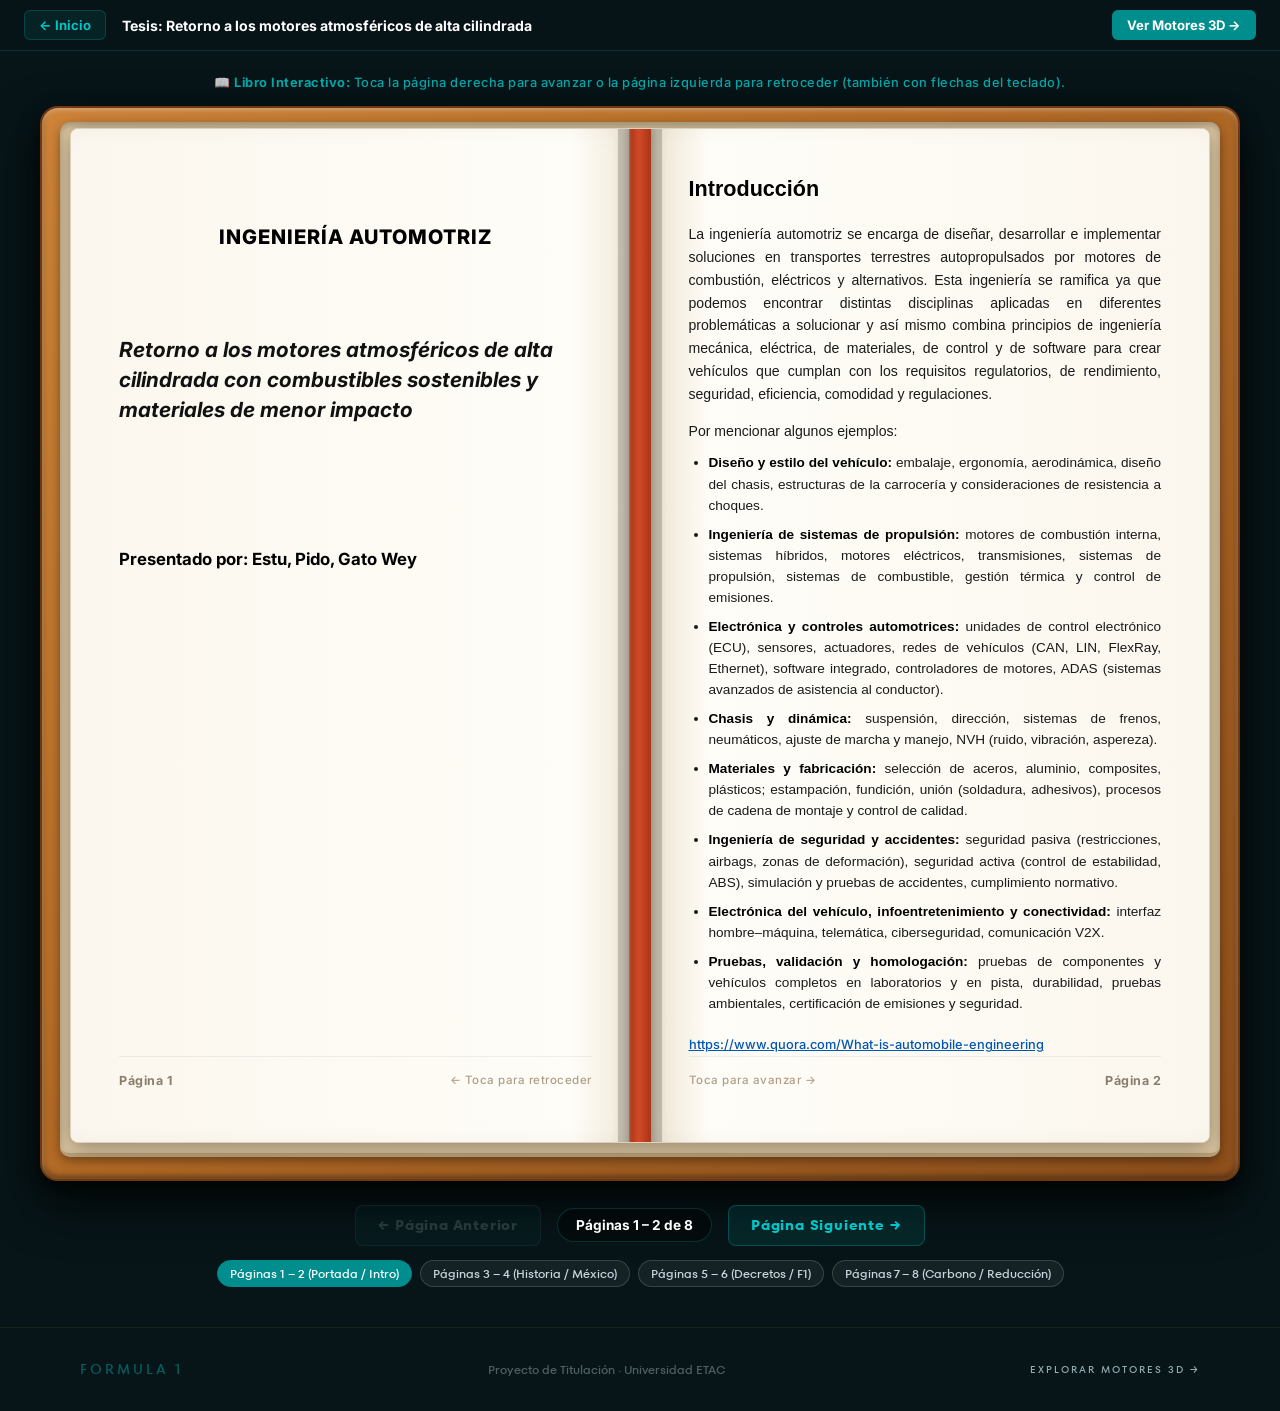
<file: tesis.html>
<!DOCTYPE html>
<html lang="es">

<head>
    <meta charset="UTF-8">
    <meta name="viewport" content="width=device-width, initial-scale=1.0">
    <meta name="description" content="Tesis Interactiva: Retorno a los motores atmosféricos de alta cilindrada con combustibles sostenibles y materiales de menor impacto. Ingeniería Automotriz.">
    <title>Tesis: Retorno a los Motores Atmosféricos de Alta Cilindrada — Libro Digital Interactivo</title>
    <link rel="preconnect" href="https://fonts.googleapis.com">
    <link rel="preconnect" href="https://fonts.gstatic.com" crossorigin>
    <link href="https://fonts.googleapis.com/css2?family=Inter:wght@400;500;600;700;800&display=swap" rel="stylesheet">
    <link rel="stylesheet" href="style.css">
    <style>
        /* ═══════════════════════════════════════════
           INTERACTIVE 3D BOOK VIEWER
           ═══════════════════════════════════════════ */
        :root {
            --book-bg: #071518;
            --leather-outer: #8d4f1c;
            --leather-mid: #b86e28;
            --leather-light: #cf8438;
            --page-cream: #fffdf9;
            --page-warm: #f7f3e8;
            --page-edge: #dec8a2;
            --ribbon-color: #d24a27;
            --ribbon-dark: #a83416;
            --doc-text: #181c20;
            --doc-blue: #0056b3;
            --table-green: #297746;
        }

        body {
            background: var(--book-bg);
            color: #ffffff;
            font-family: 'Inter', Arial, sans-serif;
            margin: 0;
            padding: 0;
            min-height: 100vh;
            display: flex;
            flex-direction: column;
            overflow-x: hidden;
        }

        /* Top Bar */
        .book-top-bar {
            background: rgba(7, 21, 24, 0.95);
            backdrop-filter: blur(12px);
            border-bottom: 1px solid rgba(0, 141, 142, 0.25);
            padding: 10px 24px;
            display: flex;
            align-items: center;
            justify-content: space-between;
            position: sticky;
            top: 0;
            z-index: 200;
        }

        .btb-left {
            display: flex;
            align-items: center;
            gap: 16px;
        }

        .btb-btn {
            display: inline-flex;
            align-items: center;
            gap: 6px;
            color: #00c6c7;
            text-decoration: none;
            font-size: 0.82rem;
            font-weight: 700;
            padding: 6px 14px;
            border-radius: 6px;
            background: rgba(0, 141, 142, 0.12);
            border: 1px solid rgba(0, 141, 142, 0.35);
            cursor: pointer;
            transition: all 0.2s ease;
        }

        .btb-btn:hover {
            background: var(--teal);
            color: #ffffff;
        }

        .btb-title {
            font-size: 0.88rem;
            font-weight: 700;
            color: #ffffff;
            max-width: 460px;
            white-space: nowrap;
            overflow: hidden;
            text-overflow: ellipsis;
        }

        @media (max-width: 768px) {
            .btb-title { display: none; }
        }

        /* Book Stage */
        .book-stage {
            flex: 1;
            display: flex;
            flex-direction: column;
            align-items: center;
            justify-content: center;
            padding: 24px 16px 40px;
            position: relative;
        }

        /* Instruction prompt */
        .book-tip {
            font-size: 0.8rem;
            color: rgba(0, 198, 199, 0.85);
            margin-bottom: 16px;
            text-align: center;
            letter-spacing: 0.5px;
            font-weight: 500;
        }

        /* The Physical Book Wrapper */
        .book-wrapper {
            position: relative;
            max-width: 1200px;
            width: 100%;
            perspective: 2000px;
            display: flex;
            justify-content: center;
        }

        /* Leather Hardcover Base */
        .book-cover {
            position: relative;
            width: 100%;
            background: linear-gradient(135deg, var(--leather-light) 0%, var(--leather-mid) 40%, var(--leather-outer) 100%);
            border-radius: 18px;
            padding: 14px 18px 22px;
            box-shadow: 
                0 22px 50px rgba(0, 0, 0, 0.75),
                0 8px 20px rgba(0, 0, 0, 0.5),
                inset 0 2px 4px rgba(255, 255, 255, 0.35),
                inset 0 -3px 6px rgba(0, 0, 0, 0.45);
            border: 2px solid #6e3910;
        }

        /* Outer Page Edge Layers (stacked paper look) */
        .book-pages-stack {
            position: relative;
            background: var(--page-edge);
            border-radius: 10px;
            padding: 6px 10px 10px;
            box-shadow: 
                inset 0 3px 6px rgba(0,0,0,0.25),
                0 4px 10px rgba(0,0,0,0.3);
            border-bottom: 4px solid #bba37a;
        }

        /* Open Book 2-Page Spread */
        .book-spread {
            display: flex;
            background: var(--page-cream);
            border-radius: 8px;
            min-height: 740px;
            position: relative;
            box-shadow: 
                0 5px 25px rgba(0,0,0,0.35),
                inset 0 0 40px rgba(180, 150, 110, 0.15);
            overflow: hidden;
            border: 1px solid #dcd1be;
        }

        /* Page Common Styling */
        .book-page {
            flex: 1;
            padding: 42px 48px 50px;
            position: relative;
            color: var(--doc-text);
            font-size: 0.88rem;
            line-height: 1.68;
            cursor: pointer;
            user-select: none;
            display: flex;
            flex-direction: column;
            transition: background 0.2s ease, transform 0.2s ease;
        }

        .book-page:hover {
            background: rgba(255, 255, 255, 0.5);
        }

        /* Left page subtle curve & click target */
        .book-page-left {
            background: linear-gradient(to right, #fbf7ee 0%, #fffdf8 88%, #efe6d2 100%);
            border-right: 1px solid #dcd2bf;
            box-shadow: inset -15px 0 25px rgba(0, 0, 0, 0.04);
        }

        /* Right page subtle curve & click target */
        .book-page-right {
            background: linear-gradient(to right, #eae0ca 0%, #fffdf8 12%, #fbf7ee 100%);
            box-shadow: inset 15px 0 25px rgba(0, 0, 0, 0.04);
        }

        /* Central Spine Shadow */
        .book-spine-shadow {
            position: absolute;
            top: 0;
            bottom: 0;
            left: 50%;
            width: 44px;
            transform: translateX(-50%);
            background: linear-gradient(to right, 
                rgba(0, 0, 0, 0.18) 0%, 
                rgba(0, 0, 0, 0.08) 25%, 
                rgba(0, 0, 0, 0.22) 50%, 
                rgba(0, 0, 0, 0.08) 75%, 
                rgba(0, 0, 0, 0.18) 100%);
            pointer-events: none;
            z-index: 20;
        }

        /* Ribbon Bookmark (like reference illustration) */
        .book-ribbon {
            position: absolute;
            top: -14px;
            left: 50%;
            width: 22px;
            height: calc(100% + 36px);
            transform: translateX(-50%);
            background: linear-gradient(to right, var(--ribbon-dark), var(--ribbon-color) 45%, var(--ribbon-dark));
            box-shadow: 
                0 6px 14px rgba(0,0,0,0.5),
                inset 1px 0 2px rgba(255,255,255,0.3);
            z-index: 30;
            pointer-events: none;
            display: flex;
            flex-direction: column;
            justify-content: flex-end;
            align-items: center;
        }

        /* V-Notch at bottom of ribbon */
        .book-ribbon::after {
            content: '';
            position: absolute;
            bottom: -10px;
            left: 0;
            width: 0;
            height: 0;
            border-left: 11px solid transparent;
            border-right: 11px solid transparent;
            border-top: 11px solid var(--ribbon-color);
        }

        /* Page Number Footer */
        .page-num {
            margin-top: auto;
            padding-top: 14px;
            font-size: 0.78rem;
            font-weight: 700;
            color: #8c7d6b;
            letter-spacing: 0.5px;
            display: flex;
            align-items: center;
            justify-content: space-between;
            border-top: 1px solid rgba(0,0,0,0.06);
        }

        .page-click-hint {
            font-size: 0.72rem;
            color: #b09e86;
            font-weight: 500;
        }

        /* ═══════════════════════════════════════════
           DOCUMENT CONTENT TYPOGRAPHY (EXACT AS PDF)
           ═══════════════════════════════════════════ */
        .doc-title-main {
            font-family: Arial, sans-serif;
            font-size: 1.35rem;
            font-weight: 800;
            color: #000000;
            margin: 0 0 28px 0;
            letter-spacing: 0.5px;
        }

        .doc-faculty-cover {
            font-size: 1.25rem;
            font-weight: 800;
            text-align: center;
            margin: 50px 0 80px 0;
            letter-spacing: 1px;
            color: #000000;
        }

        .doc-title-cover {
            font-size: 1.3rem;
            font-weight: 700;
            font-style: italic;
            line-height: 1.45;
            text-align: left;
            margin: 0 0 120px 0;
            color: #111111;
        }

        .doc-author-cover {
            font-size: 1.05rem;
            font-weight: 700;
            color: #000000;
            margin-top: auto;
            padding-bottom: 20px;
        }

        .doc-h1 {
            font-family: Arial, sans-serif;
            font-size: 1.35rem;
            font-weight: 800;
            color: #000000;
            margin: 0 0 16px 0;
        }

        .doc-h2 {
            font-family: Arial, sans-serif;
            font-size: 1.05rem;
            font-weight: 700;
            color: #000000;
            margin: 18px 0 8px 0;
        }

        .doc-p {
            font-family: Arial, sans-serif;
            font-size: 0.88rem;
            line-height: 1.62;
            color: #1a1a1a;
            margin: 0 0 14px 0;
            text-align: justify;
        }

        /* Bullet List */
        .doc-list {
            margin: 10px 0 14px 0;
            padding-left: 20px;
            font-family: Arial, sans-serif;
            font-size: 0.85rem;
            line-height: 1.55;
            color: #1a1a1a;
        }

        .doc-list li {
            margin-bottom: 8px;
            text-align: justify;
        }

        .doc-list li strong {
            color: #000000;
        }

        /* Table from PDF Page 4 */
        .pdf-table {
            width: 100%;
            border-collapse: collapse;
            margin: 14px 0 16px 0;
            font-family: Arial, sans-serif;
            font-size: 0.78rem;
        }

        .pdf-table th {
            background: var(--table-green);
            color: #ffffff;
            font-weight: 700;
            padding: 9px 12px;
            text-align: left;
            border: 1px solid #23653b;
        }

        .pdf-table td {
            padding: 8px 12px;
            border: 1px solid #d4dec9;
            color: #111111;
        }

        .pdf-table tr:nth-child(even) {
            background: #f4f8f2;
        }

        /* Source Link */
        .doc-url {
            color: var(--doc-blue);
            text-decoration: underline;
            font-size: 0.8rem;
            word-break: break-all;
            display: inline-block;
            margin-top: 6px;
        }

        /* Book Controls Below */
        .book-controls {
            display: flex;
            align-items: center;
            justify-content: center;
            gap: 16px;
            margin-top: 24px;
            z-index: 50;
        }

        .ctrl-btn {
            background: rgba(0, 141, 142, 0.15);
            border: 1.5px solid rgba(0, 141, 142, 0.4);
            color: #00c6c7;
            padding: 10px 22px;
            border-radius: 8px;
            font-size: 0.85rem;
            font-weight: 700;
            letter-spacing: 0.8px;
            cursor: pointer;
            transition: all 0.2s ease;
            display: inline-flex;
            align-items: center;
            gap: 8px;
        }

        .ctrl-btn:hover:not(:disabled) {
            background: var(--teal);
            border-color: var(--teal);
            color: #ffffff;
            transform: translateY(-1px);
            box-shadow: 0 4px 16px rgba(0, 141, 142, 0.35);
        }

        .ctrl-btn:disabled {
            opacity: 0.35;
            cursor: not-allowed;
            border-color: rgba(255, 255, 255, 0.15);
            color: rgba(255, 255, 255, 0.4);
        }

        .spread-indicator {
            font-size: 0.85rem;
            font-weight: 700;
            color: #ffffff;
            background: rgba(0, 0, 0, 0.4);
            padding: 8px 18px;
            border-radius: 20px;
            border: 1px solid rgba(0, 141, 142, 0.3);
        }

        /* Spread Quick Selector */
        .spread-pills {
            display: flex;
            gap: 8px;
            margin-top: 14px;
            justify-content: center;
            flex-wrap: wrap;
        }

        .pill-btn {
            background: rgba(255, 255, 255, 0.06);
            border: 1px solid rgba(255, 255, 255, 0.15);
            color: #cbd5e1;
            padding: 4px 12px;
            border-radius: 14px;
            font-size: 0.75rem;
            font-weight: 600;
            cursor: pointer;
            transition: all 0.15s ease;
        }

        .pill-btn.active, .pill-btn:hover {
            background: var(--teal);
            border-color: var(--teal);
            color: #ffffff;
        }

        /* Responsive */
        @media (max-width: 900px) {
            .book-spread {
                flex-direction: column;
                min-height: auto;
            }

            .book-spine-shadow, .book-ribbon {
                display: none;
            }

            .book-page {
                padding: 30px 24px;
            }

            .book-page-left {
                border-right: none;
                border-bottom: 2px dashed #dcd2bf;
            }
        }
    </style>
</head>

<body>

    <!-- ═ Top Bar ═ -->
    <header class="book-top-bar">
        <div class="btb-left">
            <a href="index.html" class="btb-btn">← Inicio</a>
            <span class="btb-title">Tesis: Retorno a los motores atmosféricos de alta cilindrada</span>
        </div>
        <div class="btb-right">
            <a href="motores.html" class="btb-btn" style="background:var(--teal); color:#fff;">
                Ver Motores 3D →
            </a>
        </div>
    </header>

    <!-- ═ Book Interactive Stage ═ -->
    <main class="book-stage">

        <div class="book-tip">
            📖 <strong>Libro Interactivo:</strong> Toca la página derecha para avanzar o la página izquierda para retroceder (también con flechas del teclado).
        </div>

        <div class="book-wrapper">
            <div class="book-cover">
                <div class="book-pages-stack">
                    
                    <!-- Open Book Container -->
                    <div class="book-spread" id="book-spread">
                        
                        <!-- Left Page Container -->
                        <div class="book-page book-page-left" id="page-left" onclick="prevSpread()" title="Haz clic para retroceder">
                            <div id="content-left">
                                <!-- Dynamic Left Page Content Injected by JS -->
                            </div>
                            <div class="page-num">
                                <span id="num-left">Página 1</span>
                                <span class="page-click-hint">← Toca para retroceder</span>
                            </div>
                        </div>

                        <!-- Central Spine Valley Shadow -->
                        <div class="book-spine-shadow"></div>

                        <!-- Ribbon Bookmark Hanging Down -->
                        <div class="book-ribbon"></div>

                        <!-- Right Page Container -->
                        <div class="book-page book-page-right" id="page-right" onclick="nextSpread()" title="Haz clic para avanzar">
                            <div id="content-right">
                                <!-- Dynamic Right Page Content Injected by JS -->
                            </div>
                            <div class="page-num">
                                <span class="page-click-hint">Toca para avanzar →</span>
                                <span id="num-right">Página 2</span>
                            </div>
                        </div>

                    </div>

                </div>
            </div>
        </div>

        <!-- Controls Below Book -->
        <div class="book-controls">
            <button class="ctrl-btn" id="btn-prev" onclick="prevSpread()" disabled>
                ← Página Anterior
            </button>
            <span class="spread-indicator" id="spread-indicator">
                Páginas 1 – 2 de 8
            </span>
            <button class="ctrl-btn" id="btn-next" onclick="nextSpread()">
                Página Siguiente →
            </button>
        </div>

        <!-- Direct Page Jumpers -->
        <div class="spread-pills">
            <button class="pill-btn active" onclick="goToSpread(0)">Páginas 1 – 2 (Portada / Intro)</button>
            <button class="pill-btn" onclick="goToSpread(1)">Páginas 3 – 4 (Historia / México)</button>
            <button class="pill-btn" onclick="goToSpread(2)">Páginas 5 – 6 (Decretos / F1)</button>
            <button class="pill-btn" onclick="goToSpread(3)">Páginas 7 – 8 (Carbono / Reducción)</button>
        </div>

    </main>

    <!-- ═ Footer ═ -->
    <footer class="site-footer">
        <span class="footer-logo">FORMULA 1</span>
        <span class="footer-copy">Proyecto de Titulación · Universidad ETAC</span>
        <a href="motores.html" class="footer-link">Explorar Motores 3D →</a>
    </footer>

    <!-- ═ Raw Exact Document Pages Data ═ -->
    <script>
        // Array containing the EXACT unaltered content of each of the 8 pages of the user's thesis
        const pages = [
            // ── PÁGINA 1: PORTADA ──
            {
                num: 1,
                html: `
                    <div class="doc-faculty-cover">INGENIERÍA AUTOMOTRIZ</div>
                    <div class="doc-title-cover">
                        Retorno a los motores atmosféricos de alta cilindrada con combustibles sostenibles y materiales de menor impacto
                    </div>
                    <div class="doc-author-cover">
                        Presentado por: Estu, Pido, Gato Wey
                    </div>
                `
            },

            // ── PÁGINA 2: INTRODUCCIÓN ──
            {
                num: 2,
                html: `
                    <h1 class="doc-h1">Introducción</h1>
                    <p class="doc-p">
                        La ingeniería automotriz se encarga de diseñar, desarrollar e implementar soluciones en transportes terrestres autopropulsados por motores de combustión, eléctricos y alternativos. Esta ingeniería se ramifica ya que podemos encontrar distintas disciplinas aplicadas en diferentes problemáticas a solucionar y así mismo combina principios de ingeniería mecánica, eléctrica, de materiales, de control y de software para crear vehículos que cumplan con los requisitos regulatorios, de rendimiento, seguridad, eficiencia, comodidad y regulaciones.
                    </p>
                    <p class="doc-p" style="margin-bottom:6px;">Por mencionar algunos ejemplos:</p>
                    <ul class="doc-list">
                        <li><strong>Diseño y estilo del vehículo:</strong> embalaje, ergonomía, aerodinámica, diseño del chasis, estructuras de la carrocería y consideraciones de resistencia a choques.</li>
                        <li><strong>Ingeniería de sistemas de propulsión:</strong> motores de combustión interna, sistemas híbridos, motores eléctricos, transmisiones, sistemas de propulsión, sistemas de combustible, gestión térmica y control de emisiones.</li>
                        <li><strong>Electrónica y controles automotrices:</strong> unidades de control electrónico (ECU), sensores, actuadores, redes de vehículos (CAN, LIN, FlexRay, Ethernet), software integrado, controladores de motores, ADAS (sistemas avanzados de asistencia al conductor).</li>
                        <li><strong>Chasis y dinámica:</strong> suspensión, dirección, sistemas de frenos, neumáticos, ajuste de marcha y manejo, NVH (ruido, vibración, aspereza).</li>
                        <li><strong>Materiales y fabricación:</strong> selección de aceros, aluminio, composites, plásticos; estampación, fundición, unión (soldadura, adhesivos), procesos de cadena de montaje y control de calidad.</li>
                        <li><strong>Ingeniería de seguridad y accidentes:</strong> seguridad pasiva (restricciones, airbags, zonas de deformación), seguridad activa (control de estabilidad, ABS), simulación y pruebas de accidentes, cumplimiento normativo.</li>
                        <li><strong>Electrónica del vehículo, infoentretenimiento y conectividad:</strong> interfaz hombre–máquina, telemática, ciberseguridad, comunicación V2X.</li>
                        <li><strong>Pruebas, validación y homologación:</strong> pruebas de componentes y vehículos completos en laboratorios y en pista, durabilidad, pruebas ambientales, certificación de emisiones y seguridad.</li>
                    </ul>
                    <a href="https://www.quora.com/What-is-automobile-engineering" target="_blank" class="doc-url">https://www.quora.com/What-is-automobile-engineering</a>
                `
            },

            // ── PÁGINA 3: HISTORIA ──
            {
                num: 3,
                html: `
                    <h1 class="doc-h1">1. Historia</h1>
                    <p class="doc-p">
                        En el siglo XIX, Gottlieb Daimler, Karl Benz, Nicolaus Otto y Emile Levassor contribuyeron significativamente al avance tecnológico del automóvil. A Benz se le atribuye la construcción del primer automóvil a gasolina con motor de combustión interna en 1885, lo que marcó un hito histórico en la industria automotriz.
                    </p>
                    <p class="doc-p">
                        Henry Ford fundó la Ford Motor Company, un fabricante de automóviles estadounidense que transformó la industria con métodos de producción en masa. Estos métodos fueron adoptados posteriormente por otras importantes empresas automovilísticas como GM y Chrysler. A medida que la industria automotriz se expandió, se crearon varias cadenas de suministro para sostener la producción y el progreso de los vehículos.
                    </p>
                    <p class="doc-p">
                        La industria automotriz jugó un papel vital en el ejército al producir vehículos de guerra y otros productos esenciales para la guerra. Después de la Segunda Guerra Mundial, la industria automotriz creció rápidamente en regiones globales como Europa y Japón. En 1980, con estrategias de marketing intensivas y carreteras y autopistas recientemente desarrolladas, los fabricantes de automóviles se habían convertido en una empresa global.
                    </p>
                    <p class="doc-p">
                        Aunque la industria automotriz ha cambiado a lo largo de los siglos, continúa prosperando y creciendo con constantes innovaciones de productos, nuevos diseños de ingeniería y tecnología. Ahora que los vehículos son totalmente eléctricos, los coches son más pequeños, menos contaminantes y más asistidos por ordenador.
                    </p>
                    <a href="https://guides.loc.gov/automotive-industry/history" target="_blank" class="doc-url">https://guides.loc.gov/automotive-industry/history</a>
                `
            },

            // ── PÁGINA 4: ORIGEN Y GRAN IMPACTO EN MÉXICO ──
            {
                num: 4,
                html: `
                    <h1 class="doc-h1">1.1 Origen y el gran impacto en nuestro país</h1>
                    <p class="doc-p">
                        La importancia de la industria automotriz en México se explica por su aportación a la producción, la manufactura y el comercio exterior. Además, su actividad impulsa a proveedores de autopartes, materiales, maquinaria, logística, ingeniería y mantenimiento industrial.
                    </p>
                    <p class="doc-p">
                        De acuerdo con el INEGI, en 2023 la industria automotriz representó 4.6% del producto interno bruto nacional y 21.7% del PIB manufacturero. Por otra parte, los registros correspondientes a 2025 muestran que el país produjo más de 3.9 millones de vehículos ligeros y exportó más de 3.3 millones.
                    </p>
                    <table class="pdf-table">
                        <thead>
                            <tr>
                                <th>Indicador</th>
                                <th>Cifra</th>
                                <th>Periodo</th>
                            </tr>
                        </thead>
                        <tbody>
                            <tr>
                                <td>Participación en el PIB nacional</td>
                                <td>4.6%</td>
                                <td>2023</td>
                            </tr>
                            <tr>
                                <td>Participación en el PIB manufacturero</td>
                                <td>21.7%</td>
                                <td>2023</td>
                            </tr>
                            <tr>
                                <td>Producción de vehículos ligeros</td>
                                <td>3,953,494 unidades</td>
                                <td>2025</td>
                            </tr>
                            <tr>
                                <td>Exportación de vehículos ligeros</td>
                                <td>3,385,785 unidades</td>
                                <td>2025</td>
                            </tr>
                            <tr>
                                <td>Venta de vehículos ligeros en el mercado interno</td>
                                <td>1,524,638 unidades</td>
                                <td>2025</td>
                            </tr>
                        </tbody>
                    </table>
                    <p class="doc-p">
                        La historia de la industria automotriz en México comenzó con operaciones de ensamble destinadas principalmente al mercado nacional. Sin embargo, las políticas industriales, la apertura comercial y la integración con Norteamérica transformaron al país en una plataforma de manufactura y exportación.
                    </p>
                    <p class="doc-p">
                        <strong>1925:</strong> Ford inició operaciones de ensamble en México. Este acontecimiento marcó el establecimiento formal de la producción automotriz en el país.
                    </p>
                    <p class="doc-p">
                        <strong>Década de 1930:</strong> General Motors y Automex, empresa que posteriormente se relacionaría con Chrysler, instalaron operaciones de montaje. Por consiguiente, aumentó la presencia de fabricantes extranjeros.
                    </p>
                `
            },

            // ── PÁGINA 5: DECRETOS Y T-MEC ──
            {
                num: 5,
                html: `
                    <p class="doc-p">
                        <strong>1962:</strong> el gobierno mexicano publicó el primer Decreto Automotriz. Esta política limitó la importación de vehículos terminados y exigió una mayor incorporación de componentes nacionales. Como resultado, crecieron la fabricación local y la red de proveedores.
                    </p>
                    <p class="doc-p">
                        <strong>Décadas de 1970 y 1980:</strong> nuevos decretos buscaron desarrollar la producción de autopartes y equilibrar el comercio del sector. Posteriormente, el ingreso de México al Acuerdo General sobre Aranceles Aduaneros y Comercio en 1986 aceleró la apertura económica.
                    </p>
                    <p class="doc-p">
                        <strong>1994:</strong> la entrada en vigor del Tratado de Libre Comercio de América del Norte fortaleció la integración productiva entre México, Estados Unidos y Canadá. A partir de entonces, las armadoras y sus proveedores distribuyeron distintas etapas de producción entre los tres países.
                    </p>
                    <p class="doc-p">
                        <strong>Décadas de 2000 y 2010:</strong> varias empresas ampliaron plantas o instalaron nuevas operaciones. En consecuencia, crecieron los clústeres automotrices del norte, el Bajío y el centro de México.
                    </p>
                    <p class="doc-p">
                        <strong>2020:</strong> el T-MEC sustituyó al TLCAN e introdujo nuevas reglas de origen, disposiciones laborales y requisitos para el comercio regional de vehículos y autopartes.
                    </p>
                    <p class="doc-p">
                        Actualmente, la industria atraviesa otra etapa de transformación. La electrificación, la automatización, los vehículos conectados y la reducción de emisiones están modificando los procesos de diseño, fabricación y mantenimiento. Por ello, México necesita fortalecer a sus proveedores, desarrollar personal especializado y aumentar su participación en actividades de ingeniería y tecnología.
                    </p>
                    <a href="https://pomok.com.mx/industria-automotriz-en-mexico/" target="_blank" class="doc-url">https://pomok.com.mx/industria-automotriz-en-mexico/</a>
                `
            },

            // ── PÁGINA 6: EVOLUCIÓN EN F1 ──
            {
                num: 6,
                html: `
                    <h1 class="doc-h1">1.2 Evolución y aplicaciones en vehículos de alto rendimiento</h1>
                    <p class="doc-p">
                        Dicen que la primera carrera de autos se dio cuando se encontraron dos vehículos en el mismo camino. Sí, la historia del automovilismo es tan antigua como el mismo automóvil.
                    </p>
                    <p class="doc-p">
                        Conforme las armadoras comenzaron a crear distintos motores, nacieron intrépidos pilotos que, ayudados por sus amigos mecánicos, modificaban sus autos para hacerlos más veloces. Así, surgieron innumerables carreras de todo tipo, siendo las más populares las de ruta, generalmente de un poblado a otro.
                    </p>
                    <p class="doc-p">
                        Fue hasta 1950 y tras el crecimiento del automovilismo en autódromos y con carreras de gran importancia, que se organizó el primer campeonato mundial de Fórmula 1. A diferencia de la actualidad, el reglamento de competencia permitía varios tamaños y especificaciones de motor, yendo desde el 1.5 litros, hasta el 4.5 litros, lo que permitía que muchos equipos y pilotos aspiraran a ser parte de la serie.
                    </p>
                    <p class="doc-p">
                        Esos primeros autos de la máxima categoría tenían los motores en la parte frontal del auto (bajo el cofre, delante del piloto) y dependiendo la cilindrada daban entre 350 y 400 caballos de fuerza, aunque el mayor peligro se daba por lo angosto de las ruedas, pues la zona de contacto con el asfalto era casi inexistente, lo que hacía que la fuerza y pericia de los pilotos saliera a flote.
                    </p>
                    <p class="doc-p">
                        Las medidas de seguridad eran las mínimas, pues no existían los cinturones de seguridad, traje anti fuego o incluso casco. El piloto estaba expuesto desde la cintura, y tener una volcadura podía ser (y en muchos casos lo era) mortal.
                    </p>
                    <p class="doc-p">
                        Durante 1952 se corrió con la reglamentación de motor combinada, con las reglas de los Formula 2, pues con la salida de Alfa Romeo nadie cubría con las especificaciones de la Formula 1. Así teníamos motores de 2 y 2.5 litros, con menos caballaje (unos 200, en promedio).
                    </p>
                    <p class="doc-p">
                        Fue hasta 1954 cuando se cambió la normativa, para tener motores 750 cc con compresor o 2.5 litros. Mercedes fabricó el W196, un auto icónico en la Formula 1 pues tenía las llantas cubiertas, lo que significó la gran excepción al espíritu de los autos “formula” o de neumáticos descubiertos.
                    </p>
                `
            },

            // ── PÁGINA 7: MOTOR TRASERO Y CARBONO ──
            {
                num: 7,
                html: `
                    <h2 class="doc-h2">Motor trasero, primer gran cambio</h2>
                    <p class="doc-p">
                        Y aunque ese cambio fue meramente estético, fue el equipo Cooper el que dio un salto abismal en cuanto a tecnología, cuando en 1958, montó el motor Climax en la parte trasera, detrás del piloto. Sir Stirling Moss ganó el Gran Premio de Argentina y su coequipero Maurice Trintignant el de Mónaco, lo que hizo que las demás escuderías vieran el beneficio de la nueva configuración.
                    </p>
                    <h2 class="doc-h2">Material revolucionario: Carbono</h2>
                    <p class="doc-p">
                        En 1981 se implementó un elemento que continuó la revolución no sólo en lo deportivo, sino en materia de seguridad, la fibra de carbono. McLaren fue el primer equipo en presentar un chasis enteramente de ese material. No sólo era más ligero, sino que protegía de mejor manera a los pilotos. Pronto sería un estándar en la categoría.
                    </p>
                    <p class="doc-p">
                        Aunque no hubo cambios en la regulación de cilindrada, para 1984 y 1985 se estipuló un consumo máximo de 220 litros, lo que ayudó a crear motores más eficientes.
                    </p>
                    <p class="doc-p">
                        Para 1986 el consumo bajó a 195 litros como máximo y se olvidaron los motores normalmente aspirados.
                    </p>
                    <p class="doc-p">
                        Con ello tendríamos nuevas reglas para 1987: los motores turbo serían de 1.5 litros, máximo; y para aquellos equipos que no abrazaron al turbo, podrían competir con un 3500 cc, con libre consumo, sin reposte.
                    </p>
                    <p class="doc-p">
                        En 1989 llegó la prohibición para los turbos. Todos los motores serían normalmente aspirados, con cilindradas que iban de los 3500 cc a los 3000 cc, dependiendo la temporada, hasta 2005.
                    </p>
                    <a href="https://www.mexicogp.mx/noticia/formula-1-una-historia-de-evolucion-tecnologica/" target="_blank" class="doc-url">https://www.mexicogp.mx/noticia/formula-1-una-historia-de-evolucion-tecnologica/</a>
                `
            },

            // ── PÁGINA 8: REDUCCIÓN DE CILINDROS ──
            {
                num: 8,
                html: `
                    <h1 class="doc-h1">2. Reducción de cilindros</h1>
                    <p class="doc-p">
                        Fue en 2006 cuando la FIA decidió decir adiós a los enormes y poderosos motores V10 e introdujeron V8 de 2.4 litros, por lo que los ingenieros tuvieron que crear alerones curvos que permitieran mucho mayor carga.
                    </p>
                    <p class="doc-p">
                        Se presentó un caso muy parecido a lo vivido en 1970 y se presentaron alerones de todos los tamaños y en todas partes del monoplaza.
                    </p>
                    <p class="doc-p">
                        Fue tal la importancia de la aerodinámica, que en 2009 se presentó un nuevo reglamento que obligaba a tener un ala delantera más grande y una trasera reducida. Regresaron los neumáticos lisos y algunos equipos implementaron el “KERS”, un sistema de recuperación de energía.
                    </p>
                    <p class="doc-p">
                        En pro del espectáculo, en 2011 se implementó el DRS o alerón trasero móvil, que permite que un auto que se coloca detrás de otro con el cual pelea posición, pueda “abrir” su alerón trasero. Al no ofrecer resistencia, aumenta la posibilidad de rebase.
                    </p>
                    <p class="doc-p">
                        Para 2013 se hizo obligatorio el KERS (que había sido prohibido en 2010 y 2011), un adelanto que revolucionó la industria automotriz en su conjunto, al ofrecer recuperación energética, un paso fundamental para la tecnología híbrida.
                    </p>
                    <p class="doc-p">
                        Y así es como llegamos a 2014 y la implementación de los motores híbridos, ahora con un eficiente y pequeña fuente de poder de 1.6 litros, turbocargado; recuperación kinética y de energía térmica.
                    </p>
                    <p class="doc-p">
                        Pero no puso fin a las regulaciones, pues en 2017 se permitieron monoplazas más anchos, un alerón trasero más grande y neumáticos de mayor tamaño (más agarre).
                    </p>
                    <a href="https://www.mexicogp.mx/noticia/formula-1-una-historia-de-evolucion-tecnologica/" target="_blank" class="doc-url">https://www.mexicogp.mx/noticia/formula-1-una-historia-de-evolucion-tecnologica/</a>
                `
            }
        ];

        // Book Spread Management (2 pages per spread)
        let currentSpread = 0;
        const totalSpreads = 4; // 0: 1-2, 1: 3-4, 2: 5-6, 3: 7-8

        function renderSpread() {
            const leftIndex = currentSpread * 2;
            const rightIndex = leftIndex + 1;

            const pLeft = pages[leftIndex];
            const pRight = pages[rightIndex];

            // Update Left Page
            document.getElementById('content-left').innerHTML = pLeft ? pLeft.html : '';
            document.getElementById('num-left').textContent = pLeft ? `Página ${pLeft.num}` : '';

            // Update Right Page
            document.getElementById('content-right').innerHTML = pRight ? pRight.html : '';
            document.getElementById('num-right').textContent = pRight ? `Página ${pRight.num}` : '';

            // Update Buttons & Indicator
            document.getElementById('btn-prev').disabled = (currentSpread === 0);
            document.getElementById('btn-next').disabled = (currentSpread === totalSpreads - 1);

            document.getElementById('spread-indicator').textContent = 
                `Páginas ${pLeft.num} – ${pRight.num} de ${pages.length}`;

            // Update Pills
            document.querySelectorAll('.pill-btn').forEach((pill, idx) => {
                pill.classList.toggle('active', idx === currentSpread);
            });

            // Smooth subtle turn animation
            const spreadEl = document.getElementById('book-spread');
            spreadEl.style.opacity = '0.7';
            setTimeout(() => {
                spreadEl.style.opacity = '1';
            }, 120);
        }

        function nextSpread() {
            if (currentSpread < totalSpreads - 1) {
                currentSpread++;
                renderSpread();
            }
        }

        function prevSpread() {
            if (currentSpread > 0) {
                currentSpread--;
                renderSpread();
            }
        }

        function goToSpread(index) {
            currentSpread = Math.max(0, Math.min(index, totalSpreads - 1));
            renderSpread();
        }

        // Keyboard Navigation (Arrow keys / Space)
        window.addEventListener('keydown', (e) => {
            if (e.key === 'ArrowRight' || e.key === 'PageDown' || e.key === ' ') {
                e.preventDefault();
                nextSpread();
            } else if (e.key === 'ArrowLeft' || e.key === 'PageUp') {
                e.preventDefault();
                prevSpread();
            }
        });

        // Initialize First Spread on load
        renderSpread();
    </script>
</body>

</html>
</file>
<file: style.css>
/* ═══════════════════════════════════════════
   FORMULA 1 — GLOBAL STYLES
   Palette: Universidad ETAC Teal (#008D8E) + Dark Slate
   Typography: TT Fors Bold (Headings) + TT Fors Medium (Paragraphs)
   ═══════════════════════════════════════════ */

/* ── TT Fors Custom Fonts (From tt_fors) ── */
@font-face {
    font-family: 'TT Fors';
    src: url('fonts/TT-Fors-Bold.ttf') format('truetype');
    font-weight: 700;
    font-style: normal;
    font-display: swap;
}

@font-face {
    font-family: 'TT Fors';
    src: url('fonts/TT-Fors-Bold.ttf') format('truetype');
    font-weight: 800;
    font-style: normal;
    font-display: swap;
}

@font-face {
    font-family: 'TT Fors';
    src: url('fonts/TT-Fors-Bold.ttf') format('truetype');
    font-weight: 900;
    font-style: normal;
    font-display: swap;
}

@font-face {
    font-family: 'TT Fors';
    src: url('fonts/TT-Fors-Medium.ttf') format('truetype');
    font-weight: 400;
    font-style: normal;
    font-display: swap;
}

@font-face {
    font-family: 'TT Fors';
    src: url('fonts/TT-Fors-Medium.ttf') format('truetype');
    font-weight: 500;
    font-style: normal;
    font-display: swap;
}

@font-face {
    font-family: 'TT Fors';
    src: url('fonts/TT-Fors-Medium.ttf') format('truetype');
    font-weight: 600;
    font-style: normal;
    font-display: swap;
}

@import url('https://fonts.googleapis.com/css2?family=Inter:wght@400;500;600;700&display=swap');

/* ── Reset & Base ── */
*, *::before, *::after {
    margin: 0;
    padding: 0;
    box-sizing: border-box;
}

:root {
    /* Primary Teal Palette (From Universidad ETAC F1 Poster) */
    --teal: #008D8E;
    --teal-dark: #005F60;
    --teal-deep: #072124;
    --teal-light: #20B2AA;
    --teal-soft: #E8F5F5;
    --teal-border: rgba(0, 141, 142, 0.35);
    --teal-glow: rgba(0, 141, 142, 0.4);

    /* Harmonized Theme Colors */
    --gold: #008D8E; /* Primary accent mapped to Teal */
    --gold-light: #20B2AA;
    --gold-dark: #005F60;
    --amber: #00A8A9;
    --black: #050d0f;
    --black-light: #0b181b;
    --black-mid: #102125;
    --black-card: #14272c;
    --gray-dark: #193339;
    --gray: #29474e;
    --gray-light: #91abb0;
    --white: #ffffff;
    --white-soft: #f4fafa;

    /* TT Fors Typography Mapping */
    --font-heading: 'TT Fors', 'Inter', Arial, sans-serif;
    --font-body: 'TT Fors', 'Inter', Arial, sans-serif;
    --font-racing: 'TT Fors', 'Inter', Arial, sans-serif;
    --font-editorial: 'TT Fors', 'Inter', Arial, sans-serif;

    --glow-gold: 0 0 20px rgba(0, 141, 142, 0.4), 0 0 60px rgba(0, 141, 142, 0.15);
    --glow-gold-strong: 0 0 30px rgba(0, 141, 142, 0.6), 0 0 80px rgba(0, 141, 142, 0.25);
    --transition-fast: 0.2s cubic-bezier(0.4, 0, 0.2, 1);
    --transition-smooth: 0.4s cubic-bezier(0.4, 0, 0.2, 1);
    --transition-slow: 0.7s cubic-bezier(0.4, 0, 0.2, 1);
}

html { scroll-behavior: smooth; }

body {
    font-family: var(--font-body);
    font-weight: 500;
    background: var(--black);
    color: var(--white);
    overflow-x: hidden;
    min-height: 100vh;
    -webkit-font-smoothing: antialiased;
    -moz-osx-font-smoothing: grayscale;
}

/* ── Encabezados con TT Fors Bold ── */
h1, h2, h3, h4, h5, h6,
.poster-main-title,
.hero-title,
.viewer-h2,
.engines-section-title,
.engine-card-title,
.hec-title,
.ev-title,
.ev-eng-name,
.ev-sel-btn,
.ev-smb-title,
.site-nav-logo,
.hero-stat-num,
.engine-spec-val,
.section-eyebrow,
.ev-sel-label {
    font-family: var(--font-heading);
    font-weight: 700;
}

/* ── Párrafos con TT Fors Medium ── */
p,
.poster-abstract-text,
.poster-meta-cell,
.poster-thesis-callout,
.poster-bottom-label,
.hero-desc,
.viewer-header-right,
.engine-card-desc,
.hec-spec,
.ev-desc,
.ev-stat-label,
.engine-spec-label,
.engine-era,
.footer-copy,
.hero-stat-label {
    font-family: var(--font-body);
    font-weight: 500;
}

a { text-decoration: none; color: inherit; }

button {
    cursor: pointer;
    border: none;
    background: none;
    font-family: var(--font-body);
    color: var(--white);
}

/* ── Canvas Background ── */
#speed-canvas {
    position: fixed;
    top: 0; left: 0;
    width: 100vw; height: 100vh;
    z-index: 0;
    pointer-events: none;
}

/* ── Checkered Pattern ── */
.checkered-line {
    width: 100%; height: 32px;
    background-image:
        linear-gradient(45deg, var(--gray-dark) 25%, transparent 25%),
        linear-gradient(-45deg, var(--gray-dark) 25%, transparent 25%),
        linear-gradient(45deg, transparent 75%, var(--gray-dark) 75%),
        linear-gradient(-45deg, transparent 75%, var(--gray-dark) 75%);
    background-size: 32px 32px;
    background-position: 0 0, 0 16px, 16px -16px, -16px 0px;
    opacity: 0.3;
}

.checkered-line--gold {
    background-image:
        linear-gradient(45deg, var(--gold-dark) 25%, transparent 25%),
        linear-gradient(-45deg, var(--gold-dark) 25%, transparent 25%),
        linear-gradient(45deg, transparent 75%, var(--gold-dark) 75%),
        linear-gradient(-45deg, transparent 75%, var(--gold-dark) 75%);
    opacity: 0.2;
}

/* ═══════════════════════════════════════
   UNIFIED NAV — Shared across all pages
   ═══════════════════════════════════════ */

.site-nav {
    position: sticky;
    top: 0;
    z-index: 80;
    display: flex;
    align-items: center;
    justify-content: space-between;
    padding: 0 52px;
    height: 64px;
    background: rgba(10, 10, 10, 0.92);
    backdrop-filter: blur(20px);
    -webkit-backdrop-filter: blur(20px);
    border-bottom: 1px solid rgba(255, 215, 0, 0.12);
}

.site-nav-logo {
    font-family: var(--font-body);
    font-size: 1rem;
    font-weight: 800;
    letter-spacing: 1px;
    color: var(--gold);
    text-shadow: 0 0 12px rgba(255,215,0,0.25);
    text-decoration: none;
    display: flex;
    align-items: center;
    gap: 8px;
}

.site-nav-logo .logo-f { color: var(--gold); }
.site-nav-logo .logo-1 { color: var(--white); }
.site-nav-logo .logo-dot { width: 5px; height: 5px; border-radius: 50%; background: var(--gold); }

.site-nav-links {
    display: flex;
    align-items: center;
    gap: 36px;
    list-style: none;
}

.site-nav-links a {
    font-family: var(--font-body);
    font-size: 0.78rem;
    font-weight: 600;
    letter-spacing: 0.5px;
    text-transform: uppercase;
    color: var(--gray-light);
    transition: color var(--transition-fast);
    position: relative;
    padding-bottom: 2px;
}

.site-nav-links a::after {
    content: '';
    position: absolute;
    bottom: -4px; left: 0;
    width: 0; height: 1px;
    background: var(--gold);
    transition: width var(--transition-fast);
}

.site-nav-links a:hover,
.site-nav-links a.active { color: var(--gold); }
.site-nav-links a:hover::after,
.site-nav-links a.active::after { width: 100%; }

.site-nav-cta {
    font-family: var(--font-body);
    font-size: 0.78rem;
    font-weight: 600;
    letter-spacing: 0.5px;
    text-transform: uppercase;
    padding: 10px 22px;
    border: 1.5px solid var(--gold);
    border-radius: 3px;
    color: var(--gold);
    background: rgba(255,215,0,0.06);
    transition: all var(--transition-fast);
    cursor: pointer;
    text-decoration: none;
    display: inline-flex;
    align-items: center;
}

.site-nav-cta:hover {
    background: var(--gold);
    color: var(--black);
}

/* ═══════════════════════════════════════
   LANDING PAGE
   ═══════════════════════════════════════ */

.landing {
    position: relative;
    width: 100%;
    min-height: 100vh;
    display: flex;
    flex-direction: column;
    align-items: center;
    justify-content: center;
    z-index: 1;
    overflow: hidden;
}

/* ═══════════════════════════════════════
   POSTER PRESENTATION CARD (INICIO)
   Universidad ETAC · AliatUniversidades
   ═══════════════════════════════════════ */

.poster-hero-section {
    position: relative;
    z-index: 1;
    min-height: 100vh;
    padding: 100px 24px 70px;
    display: flex;
    flex-direction: column;
    align-items: center;
    justify-content: center;
}

/* Outer Teal Frame */
.poster-frame {
    width: 100%;
    max-width: 880px;
    background: #008D8E;
    padding: 24px;
    border-radius: 40px;
    box-shadow: 0 24px 80px rgba(0, 141, 142, 0.35), 0 0 100px rgba(0, 141, 142, 0.15);
    position: relative;
    animation: fadeSlideUp 0.8s 0.2s forwards;
    opacity: 0;
}

/* Crisp White Inner Card */
.poster-card {
    background: #FFFFFF;
    border-radius: 30px;
    overflow: hidden;
    display: flex;
    flex-direction: column;
    box-shadow: 0 12px 30px rgba(0, 0, 0, 0.15);
}

/* 1. Header Title Block */
.poster-header-block {
    padding: 44px 40px 28px;
    background: #FFFFFF;
}

.poster-main-title {
    font-family: var(--font-racing);
    font-size: clamp(2.3rem, 4.4vw, 4rem);
    font-weight: 900;
    line-height: 1.06;
    letter-spacing: -0.5px;
    color: #008D8E;
    text-transform: uppercase;
    margin: 0;
}

/* 2. Metadata 3-Column Bar */
.poster-meta-bar {
    display: grid;
    grid-template-columns: 1fr 1fr 1.35fr;
    border-top: 2px solid #008D8E;
    border-bottom: 2px solid #008D8E;
    background: #FFFFFF;
}

.poster-meta-cell {
    padding: 18px 20px;
    border-right: 2px solid #008D8E;
    display: flex;
    flex-direction: column;
    justify-content: center;
    font-family: var(--font-body);
    font-size: 0.76rem;
    font-weight: 700;
    line-height: 1.45;
    letter-spacing: 0.5px;
    color: #008D8E;
    text-transform: uppercase;
}

.poster-meta-cell:last-child {
    border-right: none;
}

.poster-logo-cell {
    display: flex;
    align-items: center;
    justify-content: center;
    padding: 12px 20px;
    background: #FFFFFF;
}

.poster-etac-img {
    max-height: 58px;
    width: auto;
    object-fit: contain;
}

/* 3. Main Split Section */
.poster-split-section {
    display: grid;
    grid-template-columns: 1.28fr 1fr;
    min-height: 400px;
    border-bottom: 2px solid #008D8E;
    background: #FFFFFF;
}

.poster-car-pane {
    position: relative;
    overflow: hidden;
    background: #000;
    border-right: 2px solid #008D8E;
    display: flex;
}

.poster-car-img {
    width: 100%;
    height: 100%;
    object-fit: cover;
    display: block;
    transition: transform 0.6s cubic-bezier(0.2, 0.8, 0.2, 1);
}

.poster-car-pane:hover .poster-car-img {
    transform: scale(1.04);
}

.poster-text-pane {
    padding: 30px 26px;
    display: flex;
    flex-direction: column;
    justify-content: space-between;
    background: #FFFFFF;
}

.poster-abstract-text {
    font-family: var(--font-body);
    font-size: clamp(0.76rem, 1.05vw, 0.92rem);
    font-weight: 700;
    line-height: 1.75;
    letter-spacing: 0.4px;
    color: #008D8E;
    text-transform: uppercase;
    margin: 0;
    text-align: justify;
}

.poster-thesis-callout {
    margin-top: 16px;
    padding-top: 14px;
    border-top: 1.5px dashed rgba(0, 141, 142, 0.35);
    font-size: 0.75rem;
    color: #005F60;
    line-height: 1.55;
    font-weight: 600;
}

/* 4. Bottom Row */
.poster-bottom-row {
    padding: 16px 28px;
    display: flex;
    align-items: center;
    justify-content: space-between;
    background: #FFFFFF;
    flex-wrap: wrap;
    gap: 14px;
}

.poster-bottom-label {
    font-family: var(--font-body);
    font-size: 0.78rem;
    font-weight: 800;
    letter-spacing: 0.8px;
    color: #008D8E;
    text-transform: uppercase;
}

.poster-action-buttons {
    display: flex;
    align-items: center;
    gap: 10px;
    flex-wrap: wrap;
}

.poster-btn {
    font-family: var(--font-body);
    font-size: 0.75rem;
    font-weight: 800;
    letter-spacing: 0.5px;
    text-transform: uppercase;
    padding: 10px 20px;
    border-radius: 6px;
    transition: all var(--transition-fast);
    display: inline-flex;
    align-items: center;
    gap: 6px;
    cursor: pointer;
}

.poster-btn-primary {
    background: #008D8E;
    color: #FFFFFF;
    border: 1.5px solid #008D8E;
    box-shadow: 0 4px 16px rgba(0, 141, 142, 0.35);
}

.poster-btn-primary:hover {
    background: #005F60;
    border-color: #005F60;
    transform: translateY(-2px);
    box-shadow: 0 6px 20px rgba(0, 141, 142, 0.5);
}

.poster-btn-secondary {
    background: transparent;
    color: #008D8E;
    border: 1.5px solid #008D8E;
}

.poster-btn-secondary:hover {
    background: rgba(0, 141, 142, 0.08);
    transform: translateY(-2px);
}

/* Companion Engine Quick Links (Below the poster) */
.home-overview-section {
    width: 100%;
    max-width: 880px;
    margin: 40px auto 0;
    display: grid;
    grid-template-columns: repeat(4, 1fr);
    gap: 16px;
}

.home-eng-card {
    background: rgba(9, 28, 32, 0.75);
    border: 1px solid rgba(0, 141, 142, 0.28);
    border-radius: 12px;
    padding: 20px 18px;
    transition: all var(--transition-fast);
    backdrop-filter: blur(10px);
    display: flex;
    flex-direction: column;
    justify-content: space-between;
}

.home-eng-card:hover {
    border-color: #008D8E;
    transform: translateY(-3px);
    box-shadow: 0 10px 28px rgba(0, 141, 142, 0.25);
    background: rgba(9, 28, 32, 0.95);
}

.hec-badge {
    font-size: 0.65rem;
    font-weight: 800;
    letter-spacing: 1px;
    color: #008D8E;
    text-transform: uppercase;
    margin-bottom: 6px;
}

.hec-title {
    font-family: var(--font-racing);
    font-size: 1.5rem;
    font-weight: 900;
    color: #FFFFFF;
    margin-bottom: 4px;
}

.hec-spec {
    font-size: 0.75rem;
    color: #91abb0;
    margin-bottom: 12px;
}

.hec-link {
    font-size: 0.72rem;
    font-weight: 700;
    color: #008D8E;
    display: flex;
    align-items: center;
    gap: 4px;
    margin-top: auto;
    transition: color var(--transition-fast);
}

.hec-link:hover {
    color: #20B2AA;
}

@media (max-width: 860px) {
    .poster-frame { padding: 16px; border-radius: 28px; }
    .poster-card { border-radius: 20px; }
    .poster-header-block { padding: 28px 24px 20px; }
    .poster-meta-bar { grid-template-columns: 1fr; }
    .poster-meta-cell { border-right: none; border-bottom: 1.5px solid #008D8E; padding: 12px 18px; }
    .poster-split-section { grid-template-columns: 1fr; }
    .poster-car-pane { border-right: none; border-bottom: 2px solid #008D8E; min-height: 260px; }
    .poster-text-pane { padding: 24px 20px; }
    .poster-bottom-row { flex-direction: column; align-items: flex-start; }
    .home-overview-section { grid-template-columns: 1fr 1fr; }
}

@media (max-width: 500px) {
    .home-overview-section { grid-template-columns: 1fr; }
}

.btn-primary {
    font-size: 0.85rem;
    font-weight: 600;
    letter-spacing: 3px;
    text-transform: uppercase;
    padding: 16px 40px;
    background: linear-gradient(135deg, var(--gold) 0%, var(--gold-dark) 100%);
    color: var(--black);
    border: none;
    border-radius: 4px;
    position: relative;
    overflow: hidden;
    transition: all var(--transition-fast);
    box-shadow: 0 4px 20px rgba(255, 215, 0, 0.3);
    display: inline-flex;
    align-items: center;
}

.btn-primary::before {
    content: '';
    position: absolute;
    top: 0; left: -100%;
    width: 100%; height: 100%;
    background: linear-gradient(90deg, transparent, rgba(255,255,255,0.3), transparent);
    transition: left 0.5s;
}

.btn-primary:hover { transform: translateY(-2px); box-shadow: 0 6px 30px rgba(255,215,0,0.5); }
.btn-primary:hover::before { left: 100%; }
.btn-primary:active { transform: translateY(0); }

.btn-secondary {
    font-family: var(--font-racing);
    font-size: 0.8rem;
    font-weight: 500;
    letter-spacing: 3px;
    text-transform: uppercase;
    padding: 15px 36px;
    background: transparent;
    color: var(--gold);
    border: 2px solid var(--gold);
    border-radius: 4px;
    transition: all var(--transition-fast);
    position: relative;
    overflow: hidden;
    display: inline-flex;
    align-items: center;
}

.btn-secondary::before {
    content: '';
    position: absolute;
    top: 0; left: 0;
    width: 0; height: 100%;
    background: rgba(255,215,0,0.1);
    transition: width 0.3s;
}

.btn-secondary:hover { border-color: var(--gold-light); color: var(--gold-light); }
.btn-secondary:hover::before { width: 100%; }

/* ── Sound & RPM ── */
.sound-toggle {
    position: fixed;
    bottom: 30px; right: 30px;
    z-index: 100;
    width: 56px; height: 56px;
    border-radius: 50%;
    background: var(--black-card);
    border: 2px solid var(--gold);
    display: flex;
    align-items: center;
    justify-content: center;
    font-size: 1.5rem;
    transition: all var(--transition-fast);
    box-shadow: 0 4px 20px rgba(0,0,0,0.5), 0 0 15px rgba(255,215,0,0.15);
    animation: fadeIn 1s 2s forwards;
    opacity: 0;
}

.sound-toggle:hover { background: var(--gold); color: var(--black); transform: scale(1.1); }
.sound-toggle.active { background: var(--gold); color: var(--black); animation: pulse-glow 2s infinite, fadeIn 1s 2s forwards; }

.rpm-meter {
    position: fixed;
    bottom: 30px; left: 30px;
    z-index: 100;
    display: flex;
    align-items: center;
    gap: 10px;
    padding: 10px 20px;
    background: rgba(20,20,20,0.8);
    backdrop-filter: blur(12px);
    border: 1px solid rgba(255,215,0,0.2);
    border-radius: 8px;
    opacity: 0;
    animation: fadeIn 1s 2.2s forwards;
}

.rpm-label {
    font-family: var(--font-racing);
    font-size: 0.65rem;
    letter-spacing: 2px;
    color: var(--gold);
    text-transform: uppercase;
}

.rpm-bars { display: flex; gap: 3px; align-items: flex-end; height: 20px; }
.rpm-bar { width: 4px; background: var(--gold); border-radius: 1px; transition: height 0.15s; opacity: 0.3; }
.rpm-bar.active { opacity: 1; box-shadow: 0 0 6px rgba(255,215,0,0.5); }
.rpm-value { font-family: var(--font-racing); font-size: 0.85rem; color: var(--gold-light); min-width: 60px; text-align: right; }

/* ── Racing Stripe Top ── */
.racing-stripes {
    position: fixed;
    top: 0; left: 0;
    width: 100%; height: 4px;
    z-index: 99;
    background: linear-gradient(90deg,
        var(--black) 0%, var(--gold) 20%, var(--gold) 35%,
        var(--black) 36%, var(--black) 64%,
        var(--gold) 65%, var(--gold) 80%, var(--black) 100%);
    box-shadow: 0 2px 10px rgba(255,215,0,0.3);
}

/* ═══════════════════════════════════════
   TESIS PAGE — PDF VIEWER
   ═══════════════════════════════════════ */

.tesis-page { min-height: 100vh; display: flex; flex-direction: column; }

.tesis-header {
    position: sticky; top: 0; z-index: 50;
    display: flex;
    align-items: center;
    justify-content: space-between;
    padding: 16px 32px;
    background: rgba(10,10,10,0.9);
    backdrop-filter: blur(16px);
    border-bottom: 1px solid rgba(255,215,0,0.15);
}

.tesis-back-btn {
    display: flex; align-items: center; gap: 8px;
    font-family: var(--font-racing);
    font-size: 0.7rem; letter-spacing: 2px; text-transform: uppercase;
    color: var(--gold);
    padding: 10px 20px;
    border: 1px solid rgba(255,215,0,0.3);
    border-radius: 4px;
    transition: all var(--transition-fast);
    background: rgba(255,215,0,0.05);
}

.tesis-back-btn:hover { background: rgba(255,215,0,0.15); border-color: var(--gold); }
.tesis-back-btn svg { width: 16px; height: 16px; fill: var(--gold); }

.tesis-header-title {
    font-family: var(--font-racing);
    font-size: 1rem; font-weight: 600; letter-spacing: 4px; text-transform: uppercase;
    color: var(--gold);
    text-shadow: 0 0 15px rgba(255,215,0,0.2);
}

.tesis-header-actions { display: flex; gap: 10px; }

.tesis-action-btn {
    display: flex; align-items: center; gap: 6px;
    font-family: var(--font-racing);
    font-size: 0.65rem; letter-spacing: 2px; text-transform: uppercase;
    padding: 10px 18px;
    border-radius: 4px;
    transition: all var(--transition-fast);
}

.tesis-action-btn--download {
    background: linear-gradient(135deg, var(--gold) 0%, var(--gold-dark) 100%);
    color: var(--black); font-weight: 600;
    box-shadow: 0 2px 10px rgba(255,215,0,0.2);
}
.tesis-action-btn--download:hover { transform: translateY(-1px); box-shadow: 0 4px 20px rgba(255,215,0,0.4); }

.tesis-action-btn--fullscreen {
    background: rgba(255,215,0,0.1);
    color: var(--gold);
    border: 1px solid rgba(255,215,0,0.25);
}
.tesis-action-btn--fullscreen:hover { background: rgba(255,215,0,0.2); border-color: var(--gold); }
.tesis-action-btn svg { width: 14px; height: 14px; }

.pdf-viewer-wrapper {
    flex: 1;
    display: flex;
    flex-direction: column;
    align-items: center;
    padding: 24px;
    background: var(--black-light);
    position: relative;
}

.pdf-viewer-wrapper::before {
    content: '';
    position: absolute; top: 0; left: 50%; transform: translateX(-50%);
    width: 60%; height: 1px;
    background: linear-gradient(90deg, transparent, var(--gold), transparent);
    opacity: 0.3;
}

.pdf-container {
    width: 100%; max-width: 1000px;
    flex: 1; min-height: calc(100vh - 120px);
    border-radius: 8px; overflow: hidden;
    border: 1px solid rgba(255,215,0,0.1);
    box-shadow: 0 10px 40px rgba(0,0,0,0.5), 0 0 30px rgba(255,215,0,0.05);
    background: var(--gray-dark);
    position: relative;
}

.pdf-container iframe,
.pdf-container embed,
.pdf-container object {
    width: 100%; height: 100%;
    min-height: calc(100vh - 120px);
    border: none;
}

.pdf-placeholder {
    display: flex; flex-direction: column; align-items: center; justify-content: center;
    width: 100%; height: 100%;
    min-height: calc(100vh - 120px);
    color: var(--gray-light); gap: 16px;
}

.pdf-placeholder-icon { font-size: 4rem; opacity: 0.5; }
.pdf-placeholder-text { font-family: var(--font-racing); font-size: 0.9rem; letter-spacing: 2px; color: var(--gold); opacity: 0.6; }
.pdf-placeholder-hint { font-size: 0.85rem; color: var(--gray-light); max-width: 400px; text-align: center; line-height: 1.6; }

/* ═══════════════════════════════════════
   ENGINE VIEWER — Interactive 3D Section
   ═══════════════════════════════════════ */

.viewer-section {
    background: var(--black-light);
    border-top: 1px solid rgba(255,215,0,0.08);
    border-bottom: 1px solid rgba(255,215,0,0.08);
    padding: 0;
    position: relative;
    overflow: hidden;
}

.viewer-section::before {
    content: '';
    position: absolute;
    top: 0; left: 50%; transform: translateX(-50%);
    width: 80%; height: 1px;
    background: linear-gradient(90deg, transparent, rgba(255,215,0,0.2), transparent);
}

#engine-viewer-container {
    width: 100%;
    max-width: 1400px;
    margin: 0 auto;
}

/* Viewer wrapper */
.ev-wrap {
    display: grid;
    grid-template-columns: 400px 1fr;
    min-height: 640px;
    background: #0d0f14;
    border-radius: 12px;
    border: 1px solid rgba(255,215,0,0.14);
    box-shadow: 0 16px 40px rgba(0,0,0,0.6), 0 0 50px rgba(255,215,0,0.03);
    overflow: hidden;
}

/* Left panel */
.ev-left {
    padding: 36px 32px;
    background: #101218;
    border-right: 1px solid rgba(255,215,0,0.1);
    display: flex;
    flex-direction: column;
    gap: 0;
    overflow-y: auto;
}

.ev-sel-label {
    font-family: var(--font-body);
    font-size: 0.65rem;
    font-weight: 800;
    letter-spacing: 1.5px;
    color: var(--gray-light);
    margin-bottom: 12px;
    text-transform: uppercase;
}

.ev-sel-row {
    display: grid;
    grid-template-columns: repeat(4, 1fr);
    gap: 8px;
    margin-bottom: 20px;
}

.ev-sel-btn {
    font-family: var(--font-body);
    font-size: 0.85rem;
    font-weight: 800;
    letter-spacing: 0.5px;
    padding: 10px 0;
    text-align: center;
    border-radius: 6px;
    border: 1.5px solid rgba(255,215,0,0.22);
    background: rgba(255,215,0,0.04);
    color: var(--gray-light);
    transition: all var(--transition-fast);
    cursor: pointer;
}

.ev-sel-btn:hover {
    border-color: var(--gold);
    color: var(--gold);
    background: rgba(255,215,0,0.09);
}

.ev-sel-btn.ev-sel-active {
    background: var(--gold);
    border-color: var(--gold);
    color: var(--black);
    box-shadow: 0 4px 16px rgba(255,215,0,0.3);
}

/* ════ DEDICATED SOUND BUTTON ════ */
.ev-sound-banner {
    margin-bottom: 22px;
}

.ev-sound-main-btn {
    width: 100%;
    display: flex;
    align-items: center;
    justify-content: center;
    gap: 12px;
    padding: 13px 20px;
    background: linear-gradient(135deg, rgba(0, 141, 142, 0.12) 0%, rgba(0, 141, 142, 0.03) 100%);
    border: 1.5px solid rgba(0, 141, 142, 0.4);
    border-radius: 8px;
    cursor: pointer;
    text-align: center;
    transition: all 0.25s cubic-bezier(0.2, 0.8, 0.2, 1);
    position: relative;
    overflow: hidden;
}

.ev-sound-main-btn:hover {
    border-color: var(--teal);
    background: linear-gradient(135deg, rgba(0, 141, 142, 0.24) 0%, rgba(0, 141, 142, 0.08) 100%);
    box-shadow: 0 6px 22px rgba(0, 141, 142, 0.25);
    transform: translateY(-1px);
}

.ev-sound-main-btn.is-playing {
    background: linear-gradient(135deg, #008D8E 0%, #005F60 100%);
    border-color: #00b5b6;
    box-shadow: 0 6px 26px rgba(0, 141, 142, 0.5);
    animation: sound-btn-pulse 2s infinite ease-in-out;
}

@keyframes sound-btn-pulse {
    0%, 100% { box-shadow: 0 4px 20px rgba(0, 141, 142, 0.4); }
    50% { box-shadow: 0 6px 32px rgba(0, 141, 142, 0.7); }
}

.ev-smb-title {
    font-family: var(--font-body);
    font-size: 0.85rem;
    font-weight: 800;
    letter-spacing: 1.2px;
    color: #00c6c7;
    text-transform: uppercase;
}

.ev-sound-main-btn.is-playing .ev-smb-title {
    color: var(--white);
}

.ev-title {
    font-family: var(--font-editorial);
    font-size: 1.6rem;
    font-weight: 700;
    color: var(--white);
    line-height: 1.2;
    margin-bottom: 10px;
}

.ev-desc {
    font-size: 0.84rem;
    color: var(--gray-light);
    line-height: 1.65;
    margin-bottom: 16px;
}

.ev-hr {
    width: 100%;
    height: 1px;
    background: rgba(255,215,0,0.1);
    margin: 16px 0;
}

.ev-stats {
    display: grid;
    grid-template-columns: 1fr 1fr;
    gap: 12px 16px;
    margin-bottom: 6px;
}

.ev-stat-label {
    font-size: 0.65rem;
    color: rgba(187,187,187,0.7);
    margin-bottom: 3px;
    text-transform: uppercase;
    letter-spacing: 0.5px;
}

.ev-stat-val {
    font-family: var(--font-body);
    font-size: 1.05rem;
    font-weight: 700;
    color: var(--gold);
    line-height: 1.2;
}

.ev-ctrl-row {
    display: flex;
    align-items: center;
    justify-content: space-between;
    margin-bottom: 12px;
}

.ev-ctrl-label {
    font-size: 0.82rem;
    color: var(--white);
    font-weight: 500;
}

.ev-speed-display {
    font-family: var(--font-body);
    font-size: 0.85rem;
    font-weight: 700;
    color: var(--gold);
}

/* Toggle switch */
.ev-toggle { position: relative; display: inline-block; width: 42px; height: 24px; cursor: pointer; }
.ev-toggle input { opacity: 0; width: 0; height: 0; }
.ev-toggle-track {
    position: absolute; inset: 0;
    background: #1c2028;
    border-radius: 24px;
    transition: background var(--transition-fast);
    border: 1px solid rgba(255,215,0,0.22);
}
.ev-toggle-track::before {
    content: '';
    position: absolute;
    width: 18px; height: 18px;
    left: 2px; top: 50%; transform: translateY(-50%);
    background: var(--gray-light);
    border-radius: 50%;
    transition: all var(--transition-fast);
}
.ev-toggle input:checked + .ev-toggle-track { background: rgba(255,215,0,0.25); border-color: var(--gold); }
.ev-toggle input:checked + .ev-toggle-track::before { left: 20px; background: var(--gold); }

/* Range slider */
.ev-range {
    width: 100%; height: 5px;
    -webkit-appearance: none;
    appearance: none;
    background: rgba(255,215,0,0.15);
    border-radius: 3px;
    outline: none;
    cursor: pointer;
    margin-bottom: 16px;
}
.ev-range::-webkit-slider-thumb {
    -webkit-appearance: none;
    width: 16px; height: 16px;
    border-radius: 50%;
    background: var(--gold);
    box-shadow: 0 0 8px rgba(255,215,0,0.5);
    cursor: pointer;
}
.ev-range::-moz-range-thumb {
    width: 16px; height: 16px;
    border-radius: 50%;
    background: var(--gold);
    border: none;
    cursor: pointer;
}

/* Right panel — Three.js Viewport */
.ev-right {
    display: flex;
    flex-direction: column;
    position: relative;
    background: #0a0b0e;
}

.ev-viewer-head {
    display: flex;
    align-items: center;
    justify-content: space-between;
    padding: 16px 24px;
    background: #0d0e12;
    border-bottom: 1px solid rgba(255,215,0,0.1);
    flex-wrap: wrap;
    gap: 12px;
}

.ev-head-left {
    display: flex;
    align-items: center;
    gap: 14px;
}

.ev-badge {
    display: flex;
    align-items: center;
    gap: 7px;
    font-family: var(--font-body);
    font-size: 0.68rem;
    font-weight: 800;
    letter-spacing: 0.6px;
    color: var(--gold);
    text-transform: uppercase;
}

.ev-badge-dot {
    width: 7px; height: 7px;
    border-radius: 50%;
    background: var(--gold);
    box-shadow: 0 0 8px rgba(255,215,0,0.7);
    animation: pulse-dot 1.5s ease-in-out infinite;
}

.ev-eng-name {
    font-family: var(--font-body);
    font-size: 0.72rem;
    font-weight: 600;
    letter-spacing: 0.5px;
    color: var(--gray-light);
    text-transform: uppercase;
}

/* Camera preset buttons */
.ev-cam-presets {
    display: flex;
    gap: 6px;
}

.ev-cam-btn {
    font-family: var(--font-body);
    font-size: 0.68rem;
    font-weight: 700;
    letter-spacing: 0.4px;
    padding: 6px 12px;
    border-radius: 4px;
    background: rgba(255,255,255,0.04);
    border: 1px solid rgba(255,215,0,0.15);
    color: var(--gray-light);
    cursor: pointer;
    transition: all var(--transition-fast);
}

.ev-cam-btn:hover {
    border-color: var(--gold);
    color: var(--gold);
    background: rgba(255,215,0,0.08);
}

.ev-cam-btn.active {
    background: rgba(255,215,0,0.18);
    border-color: var(--gold);
    color: var(--gold);
}

/* Three.js Canvas Container */
.ev-canvas-wrap {
    flex: 1;
    position: relative;
    min-height: 520px;
    overflow: hidden;
    cursor: grab;
    background: radial-gradient(ellipse at 50% 50%, #151821 0%, #0a0b0e 80%);
}

.ev-canvas-wrap:active {
    cursor: grabbing;
}

#ev-three-container {
    width: 100%;
    height: 100%;
    position: absolute;
    inset: 0;
}

#ev-three-container canvas {
    width: 100% !important;
    height: 100% !important;
    display: block;
    outline: none;
}

/* Canvas Floating Overlay Controls */
.ev-canvas-overlay {
    position: absolute;
    top: 18px;
    right: 18px;
    display: flex;
    align-items: center;
    gap: 12px;
    z-index: 5;
    pointer-events: none;
}

.ev-co-tag {
    font-size: 0.65rem;
    font-weight: 700;
    letter-spacing: 1px;
    text-transform: uppercase;
    color: var(--gold);
    background: rgba(10,12,16,0.85);
    border: 1px solid rgba(255,215,0,0.25);
    border-radius: 20px;
    padding: 6px 12px;
    backdrop-filter: blur(8px);
}

.ev-co-zoom {
    display: flex;
    gap: 6px;
    pointer-events: auto;
}

.ev-zb {
    width: 32px;
    height: 32px;
    border-radius: 50%;
    border: 1px solid rgba(255,215,0,0.25);
    background: rgba(10,12,16,0.85);
    color: var(--gold);
    font-size: 1.05rem;
    font-weight: 700;
    display: flex;
    align-items: center;
    justify-content: center;
    transition: all var(--transition-fast);
    cursor: pointer;
    backdrop-filter: blur(8px);
}

.ev-zb:hover {
    background: var(--gold);
    color: var(--black);
    border-color: var(--gold);
    transform: scale(1.08);
}

.ev-foot-row {
    display: flex;
    align-items: center;
    justify-content: space-between;
    padding: 12px 24px;
    background: #0d0e12;
    border-top: 1px solid rgba(255,215,0,0.08);
    flex-wrap: wrap;
    gap: 10px;
}

.ev-pause-btn {
    font-family: var(--font-body);
    font-size: 0.72rem;
    font-weight: 700;
    letter-spacing: 0.5px;
    text-transform: uppercase;
    color: var(--gray-light);
    padding: 8px 16px;
    border: 1px solid rgba(255,215,0,0.2);
    border-radius: 4px;
    background: rgba(255,215,0,0.04);
    transition: all var(--transition-fast);
    cursor: pointer;
}

.ev-pause-btn:hover {
    border-color: var(--gold);
    color: var(--gold);
}

.ev-viewer-info {
    font-size: 0.72rem;
    color: rgba(187,187,187,0.6);
}

/* ═══════════════════════════════════════
   MOTORES PAGE STYLES
   ═══════════════════════════════════════ */

/* Section headers */
.section-eyebrow {
    display: flex;
    align-items: center;
    gap: 12px;
    margin-bottom: 12px;
}

.eyebrow-line {
    width: 40px; height: 1.5px;
    background: var(--gold);
}

.eyebrow-text {
    font-family: var(--font-body);
    font-size: 0.72rem;
    font-weight: 700;
    letter-spacing: 1px;
    text-transform: uppercase;
    color: var(--gold);
}

/* Quote band */
.quote-band {
    background: rgba(255,215,0,0.04);
    border-top: 1px solid rgba(255,215,0,0.1);
    border-bottom: 1px solid rgba(255,215,0,0.1);
    padding: 56px 80px;
    text-align: center;
}

.quote-text {
    font-family: var(--font-editorial);
    font-size: clamp(1.4rem, 2.5vw, 2.2rem);
    font-weight: 700;
    font-style: italic;
    color: var(--white);
    line-height: 1.4;
    max-width: 720px;
    margin: 0 auto 16px;
}

.quote-author {
    font-family: var(--font-body);
    font-size: 0.72rem;
    font-weight: 600;
    letter-spacing: 1px;
    text-transform: uppercase;
    color: var(--gold);
}

/* Engine cards section */
.engines-section {
    padding: 80px 80px 120px;
}

.engines-section-header {
    display: flex;
    align-items: flex-end;
    justify-content: space-between;
    margin-bottom: 64px;
}

.engines-section-title {
    font-family: var(--font-editorial);
    font-size: clamp(2rem, 3vw, 3rem);
    font-weight: 700;
    color: var(--white);
    line-height: 1.1;
}

.engines-section-title span { color: var(--gold); font-style: italic; }

.engines-section-desc {
    font-size: 0.92rem;
    color: var(--gray-light);
    max-width: 380px;
    line-height: 1.7;
    text-align: right;
}

/* Engine card */
.engine-card {
    display: grid;
    grid-template-columns: 1fr 1fr;
    gap: 0;
    margin-bottom: 4px;
    border: 1px solid rgba(255,215,0,0.08);
    border-radius: 8px;
    overflow: hidden;
    background: var(--black-card);
    transition: border-color var(--transition-smooth), transform var(--transition-smooth);
    position: relative;
}

.engine-card:hover { border-color: rgba(255,215,0,0.25); transform: translateY(-3px); }
.engine-card:nth-child(even) { direction: rtl; }
.engine-card:nth-child(even) > * { direction: ltr; }

.engine-card-visual {
    position: relative;
    min-height: 380px;
    overflow: hidden;
    display: flex;
    align-items: center;
    justify-content: center;
}

.engine-card-bg { position: absolute; inset: 0; transition: transform 0.6s ease; }
.engine-card:hover .engine-card-bg { transform: scale(1.03); }

.engine-card--v6 .engine-card-bg { background: radial-gradient(ellipse at 40% 40%, rgba(255,215,0,0.07) 0%, transparent 55%), linear-gradient(135deg, #110d00 0%, #0a0a0a 100%); }
.engine-card--v8 .engine-card-bg { background: radial-gradient(ellipse at 60% 40%, rgba(255,180,0,0.08) 0%, transparent 55%), linear-gradient(135deg, #130e00 0%, #0a0a0a 100%); }
.engine-card--v10 .engine-card-bg { background: radial-gradient(ellipse at 40% 60%, rgba(255,140,0,0.07) 0%, transparent 55%), linear-gradient(135deg, #120b00 0%, #0a0a0a 100%); }
.engine-card--v12 .engine-card-bg { background: radial-gradient(ellipse at 50% 40%, rgba(255,215,0,0.1) 0%, transparent 55%), linear-gradient(135deg, #141000 0%, #0a0a0a 100%); }

.engine-visual-inner {
    position: relative; z-index: 2;
    display: flex;
    flex-direction: column;
    align-items: center;
    justify-content: center;
    width: 100%; height: 100%;
    padding: 40px;
}

.engine-v-display {
    font-family: var(--font-racing);
    font-size: clamp(5rem, 8vw, 9rem);
    font-weight: 900;
    line-height: 1;
    background: linear-gradient(180deg, rgba(255,215,0,0.9) 0%, rgba(200,150,0,0.3) 100%);
    -webkit-background-clip: text;
    -webkit-text-fill-color: transparent;
    background-clip: text;
    filter: drop-shadow(0 0 40px rgba(255,215,0,0.25));
}

.cylinder-viz {
    display: flex;
    align-items: flex-end;
    gap: 6px;
    margin-top: 20px;
}

.cyl {
    width: 18px;
    border-radius: 4px 4px 0 0;
    background: linear-gradient(180deg, rgba(255,215,0,0.8) 0%, rgba(180,120,0,0.4) 100%);
    animation: cylPulse 1.5s ease-in-out infinite;
    box-shadow: 0 0 8px rgba(255,215,0,0.2);
}

@keyframes cylPulse {
    0%, 100% { opacity: 0.5; transform: scaleY(1); }
    50% { opacity: 1; transform: scaleY(1.05); }
}

.engine-sound-btn {
    position: absolute;
    top: 20px; right: 20px;
    z-index: 5;
    padding: 8px 16px;
    border-radius: 20px;
    background: rgba(8, 35, 38, 0.9);
    border: 1.5px solid rgba(0, 141, 142, 0.5);
    color: #00c6c7;
    font-family: var(--font-body);
    font-size: 0.72rem;
    font-weight: 800;
    letter-spacing: 1px;
    text-transform: uppercase;
    cursor: pointer;
    transition: all var(--transition-fast);
    backdrop-filter: blur(8px);
}

.engine-sound-btn:hover {
    background: var(--teal);
    border-color: var(--teal);
    color: var(--white);
    transform: translateY(-1px);
    box-shadow: 0 4px 16px rgba(0, 141, 142, 0.4);
}

.engine-sound-btn.playing {
    background: var(--teal);
    border-color: #00b5b6;
    color: var(--white);
    animation: sound-btn-pulse 1.8s infinite;
}

.engine-card-content {
    padding: 56px 52px;
    display: flex;
    flex-direction: column;
    justify-content: center;
    position: relative;
}

.engine-card-content::before {
    content: '';
    position: absolute;
    left: 0; top: 10%; height: 80%; width: 1px;
    background: linear-gradient(180deg, transparent, rgba(255,215,0,0.12), transparent);
}

.engine-card:nth-child(even) .engine-card-content::before { left: auto; right: 0; }

.engine-tag {
    display: inline-flex; align-items: center; gap: 8px;
    font-family: var(--font-racing);
    font-size: 0.6rem; letter-spacing: 3px; text-transform: uppercase;
    color: var(--gold); margin-bottom: 18px;
}

.engine-tag-dot { width: 6px; height: 6px; border-radius: 50%; background: var(--gold); box-shadow: 0 0 6px rgba(255,215,0,0.5); }

.engine-card-title {
    font-family: var(--font-editorial);
    font-size: clamp(2rem, 2.5vw, 2.8rem);
    font-weight: 900; line-height: 1.1;
    color: var(--white); margin-bottom: 8px;
}

.engine-card-subtitle {
    font-family: var(--font-racing);
    font-size: 0.7rem; letter-spacing: 2px;
    color: var(--gold); margin-bottom: 20px; opacity: 0.7;
}

.engine-card-desc {
    font-size: 0.93rem; line-height: 1.8;
    color: rgba(255,255,255,0.65); margin-bottom: 32px;
}

.engine-specs { display: grid; grid-template-columns: 1fr 1fr; gap: 16px 24px; margin-bottom: 32px; }

.engine-spec { border-left: 2px solid rgba(255,215,0,0.2); padding-left: 12px; }
.engine-spec-val { font-family: var(--font-body); font-size: 1.05rem; font-weight: 800; color: var(--gold); line-height: 1; }
.engine-spec-label { font-size: 0.7rem; color: var(--gray-light); margin-top: 3px; }

.engine-era {
    display: inline-block;
    font-family: var(--font-racing);
    font-size: 0.6rem; letter-spacing: 2px; text-transform: uppercase;
    padding: 6px 14px;
    border: 1px solid rgba(255,215,0,0.2);
    border-radius: 2px;
    color: rgba(255,215,0,0.7);
}

.engine-spacer { height: 16px; }

/* Section divider */
.section-divider { width: 100%; padding: 0 80px; }
.divider-line {
    width: 100%; height: 1px;
    background: linear-gradient(90deg, transparent, rgba(255,215,0,0.15), rgba(255,215,0,0.15), transparent);
}

/* Footer */
.motores-footer, .site-footer {
    padding: 32px 80px;
    display: flex;
    align-items: center;
    justify-content: space-between;
    border-top: 1px solid rgba(255,215,0,0.08);
}

.footer-logo { font-family: var(--font-racing); font-size: 0.85rem; letter-spacing: 3px; color: var(--gold); opacity: 0.6; }
.footer-copy { font-size: 0.75rem; color: var(--gray-light); opacity: 0.5; }
.footer-link { font-family: var(--font-racing); font-size: 0.65rem; letter-spacing: 2px; text-transform: uppercase; color: var(--gray-light); display: flex; align-items: center; gap: 6px; transition: color var(--transition-fast); }
.footer-link:hover { color: var(--white); }

/* Scroll reveal */
.reveal {
    opacity: 0;
    transform: translateY(30px);
    transition: opacity 0.7s ease, transform 0.7s ease;
}
.reveal.visible { opacity: 1; transform: translateY(0); }

/* Loading overlay */
.loading-overlay {
    position: fixed; inset: 0; z-index: 9999;
    background: var(--black);
    display: flex; flex-direction: column; align-items: center; justify-content: center;
    gap: 24px;
    transition: opacity 0.6s, visibility 0.6s;
}
.loading-overlay.hidden { opacity: 0; visibility: hidden; pointer-events: none; }
.loading-logo { font-family: var(--font-racing); font-size: 2rem; font-weight: 900; color: var(--gold); letter-spacing: 6px; text-shadow: var(--glow-gold); }
.loading-bar-wrap { width: 200px; height: 3px; background: var(--gray-dark); border-radius: 2px; overflow: hidden; }
.loading-bar { height: 100%; width: 0%; background: linear-gradient(90deg, var(--gold-dark), var(--gold-light)); border-radius: 2px; animation: loadBar 1.5s ease-in-out forwards; }

/* ═══════════════════════════════════════
   ANIMATIONS
   ═══════════════════════════════════════ */

@keyframes fadeSlideUp {
    from { opacity: 0; transform: translateY(20px); }
    to   { opacity: 1; transform: translateY(0); }
}

@keyframes titleReveal {
    0%   { opacity: 0; transform: translateY(30px) scale(0.95); filter: blur(4px); }
    100% { opacity: 1; transform: translateY(0) scale(1); filter: blur(0); }
}

@keyframes fadeIn {
    from { opacity: 0; }
    to   { opacity: 1; }
}

@keyframes pulse-glow {
    0%, 100% { box-shadow: 0 0 10px rgba(255,215,0,0.3), 0 4px 20px rgba(0,0,0,0.5); }
    50%       { box-shadow: 0 0 25px rgba(255,215,0,0.6), 0 4px 20px rgba(0,0,0,0.5); }
}

@keyframes loadBar {
    0%   { width: 0%; }
    60%  { width: 80%; }
    100% { width: 100%; }
}

/* ═══════════════════════════════════════
   RESPONSIVE
   ═══════════════════════════════════════ */

@media (max-width: 1100px) {
    .ev-wrap { grid-template-columns: 320px 1fr; }
}

@media (max-width: 900px) {
    .ev-wrap { grid-template-columns: 1fr; }
    .ev-left { border-right: none; border-bottom: 1px solid rgba(255,215,0,0.08); padding: 28px 24px; }
    .ev-right { min-height: 420px; }
    .engines-section { padding: 60px 32px 80px; }
    .engines-section-header { flex-direction: column; align-items: flex-start; gap: 16px; }
    .engines-section-desc { text-align: left; }
    .engine-card { grid-template-columns: 1fr; }
    .engine-card:nth-child(even) { direction: ltr; }
    .engine-card-visual { min-height: 260px; }
    .engine-card-content { padding: 36px 28px; }
    .engine-card-content::before { display: none; }
    .quote-band, .motores-footer, .site-footer { padding: 40px 32px; }
    .section-divider { padding: 0 32px; }
    .site-nav { padding: 0 24px; }
    .site-nav-links { display: none; }
}

@media (max-width: 600px) {
    .hero-title { font-size: clamp(2.2rem, 12vw, 4rem); }
    .hero-buttons { flex-direction: column; width: 100%; padding: 0 20px; }
    .btn-primary, .btn-secondary { width: 100%; justify-content: center; }
    .ev-stats { grid-template-columns: 1fr 1fr; }
    .ev-sel-row { flex-wrap: wrap; }
    .rpm-meter { display: none; }
    .sound-toggle { bottom: 20px; right: 20px; width: 48px; height: 48px; font-size: 1.2rem; }
    .tesis-header { padding: 12px 16px; flex-wrap: wrap; gap: 10px; }
    .tesis-header-title { font-size: 0.75rem; letter-spacing: 2px; order: -1; width: 100%; text-align: center; padding-bottom: 8px; border-bottom: 1px solid rgba(255,215,0,0.1); }
}
</file>
